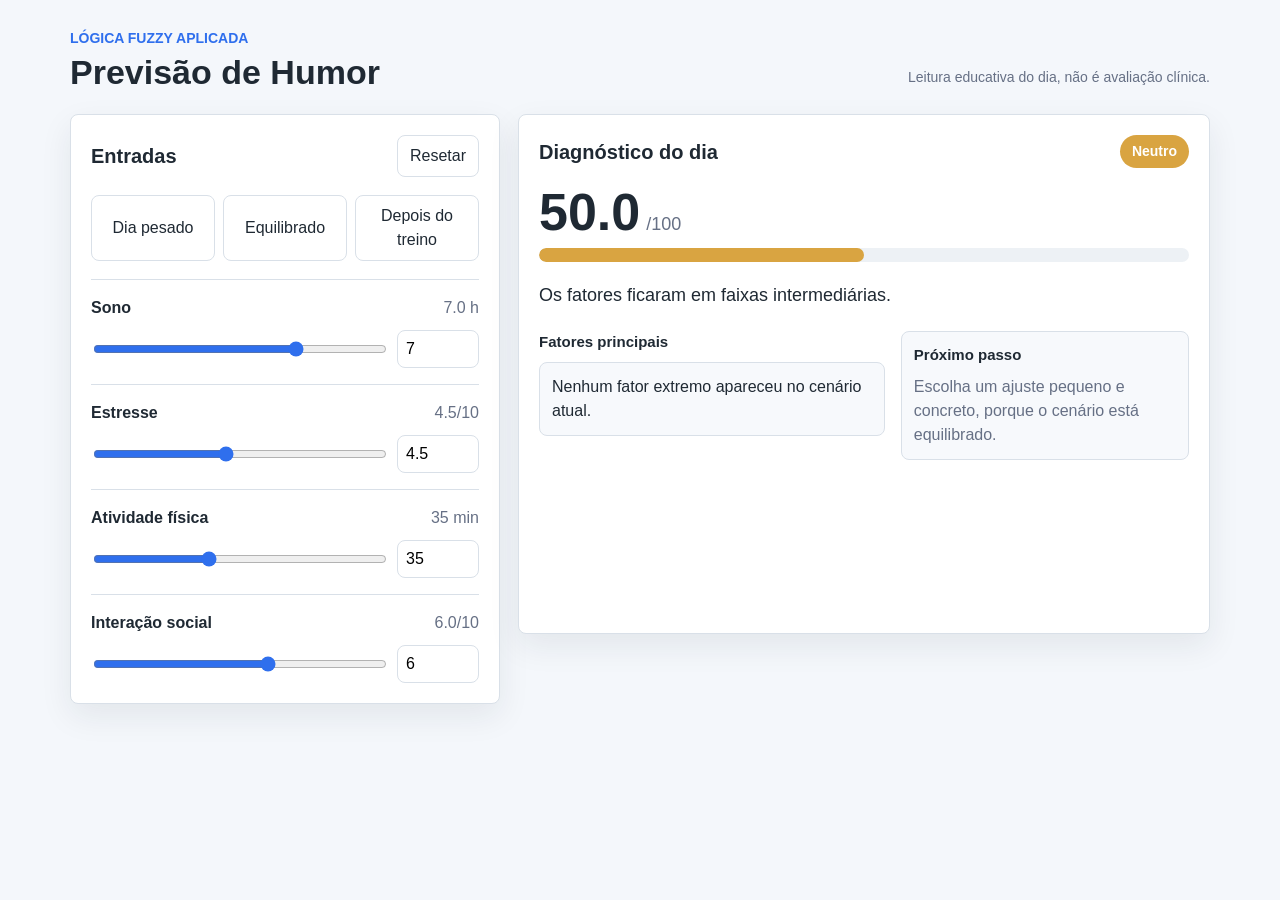
<file: index.html>
<!doctype html>
<html lang="pt-BR">
<head>
  <meta charset="utf-8">
  <meta name="viewport" content="width=device-width, initial-scale=1">
  <title>Previsão de Humor Fuzzy</title>
  <link rel="stylesheet" href="assets/css/app.css">
</head>
<body>
  <main class="app-shell">
    <header class="app-header">
      <div>
        <p class="eyebrow">Lógica fuzzy aplicada</p>
        <h1>Previsão de Humor</h1>
      </div>
      <p class="safety-note">Leitura educativa do dia, não é avaliação clínica.</p>
    </header>

    <section class="workspace" aria-label="Calculadora fuzzy de humor">
      <form class="panel controls-panel" data-humor-form>
        <div class="section-title">
          <h2>Entradas</h2>
          <button type="button" class="ghost-button" data-reset>Resetar</button>
        </div>

        <div class="preset-row" aria-label="Perfis rápidos">
          <button type="button" data-profile="pesado">Dia pesado</button>
          <button type="button" data-profile="equilibrado">Equilibrado</button>
          <button type="button" data-profile="treino">Depois do treino</button>
        </div>

        <div class="field-group">
          <div class="field-label">
            <label for="sono">Sono</label>
            <output for="sono" data-output="sono">7.0 h</output>
          </div>
          <div class="input-pair">
            <input id="sono" name="sono" type="range" min="0" max="10" step="0.1" value="7">
            <input aria-label="Horas de sono" data-number="sono" type="number" min="0" max="10" step="0.1" value="7">
          </div>
        </div>

        <div class="field-group">
          <div class="field-label">
            <label for="estresse">Estresse</label>
            <output for="estresse" data-output="estresse">4.5/10</output>
          </div>
          <div class="input-pair">
            <input id="estresse" name="estresse" type="range" min="0" max="10" step="0.1" value="4.5">
            <input aria-label="Nível de estresse" data-number="estresse" type="number" min="0" max="10" step="0.1" value="4.5">
          </div>
        </div>

        <div class="field-group">
          <div class="field-label">
            <label for="atividade">Atividade física</label>
            <output for="atividade" data-output="atividade">35 min</output>
          </div>
          <div class="input-pair">
            <input id="atividade" name="atividade" type="range" min="0" max="90" step="1" value="35">
            <input aria-label="Minutos de atividade física" data-number="atividade" type="number" min="0" max="90" step="1" value="35">
          </div>
        </div>

        <div class="field-group">
          <div class="field-label">
            <label for="social">Interação social</label>
            <output for="social" data-output="social">6.0/10</output>
          </div>
          <div class="input-pair">
            <input id="social" name="social" type="range" min="0" max="10" step="0.1" value="6">
            <input aria-label="Interação social positiva" data-number="social" type="number" min="0" max="10" step="0.1" value="6">
          </div>
        </div>
      </form>

      <section class="panel result-panel" data-result-panel data-categoria="neutro" aria-live="polite">
        <div class="section-title">
          <h2>Diagnóstico do dia</h2>
          <span class="status-pill" data-category-label>Neutro</span>
        </div>

        <div class="score-area">
          <div class="score-number">
            <span data-score>50.0</span>
            <small>/100</small>
          </div>
          <div class="score-meter" aria-hidden="true">
            <div class="score-fill" data-score-fill></div>
          </div>
        </div>

        <p class="diagnostic-text" data-diagnostic>
          Os fatores ficaram em faixas intermediárias.
        </p>

        <div class="insight-grid">
          <div>
            <h3>Fatores principais</h3>
            <ul class="factor-list" data-factors></ul>
          </div>
          <div class="next-step">
            <h3>Próximo passo</h3>
            <p data-recommendation>Escolha um fator simples para melhorar hoje.</p>
          </div>
        </div>
      </section>
    </section>
  </main>

  <script src="assets/js/app.js"></script>
</body>
</html>
</file>
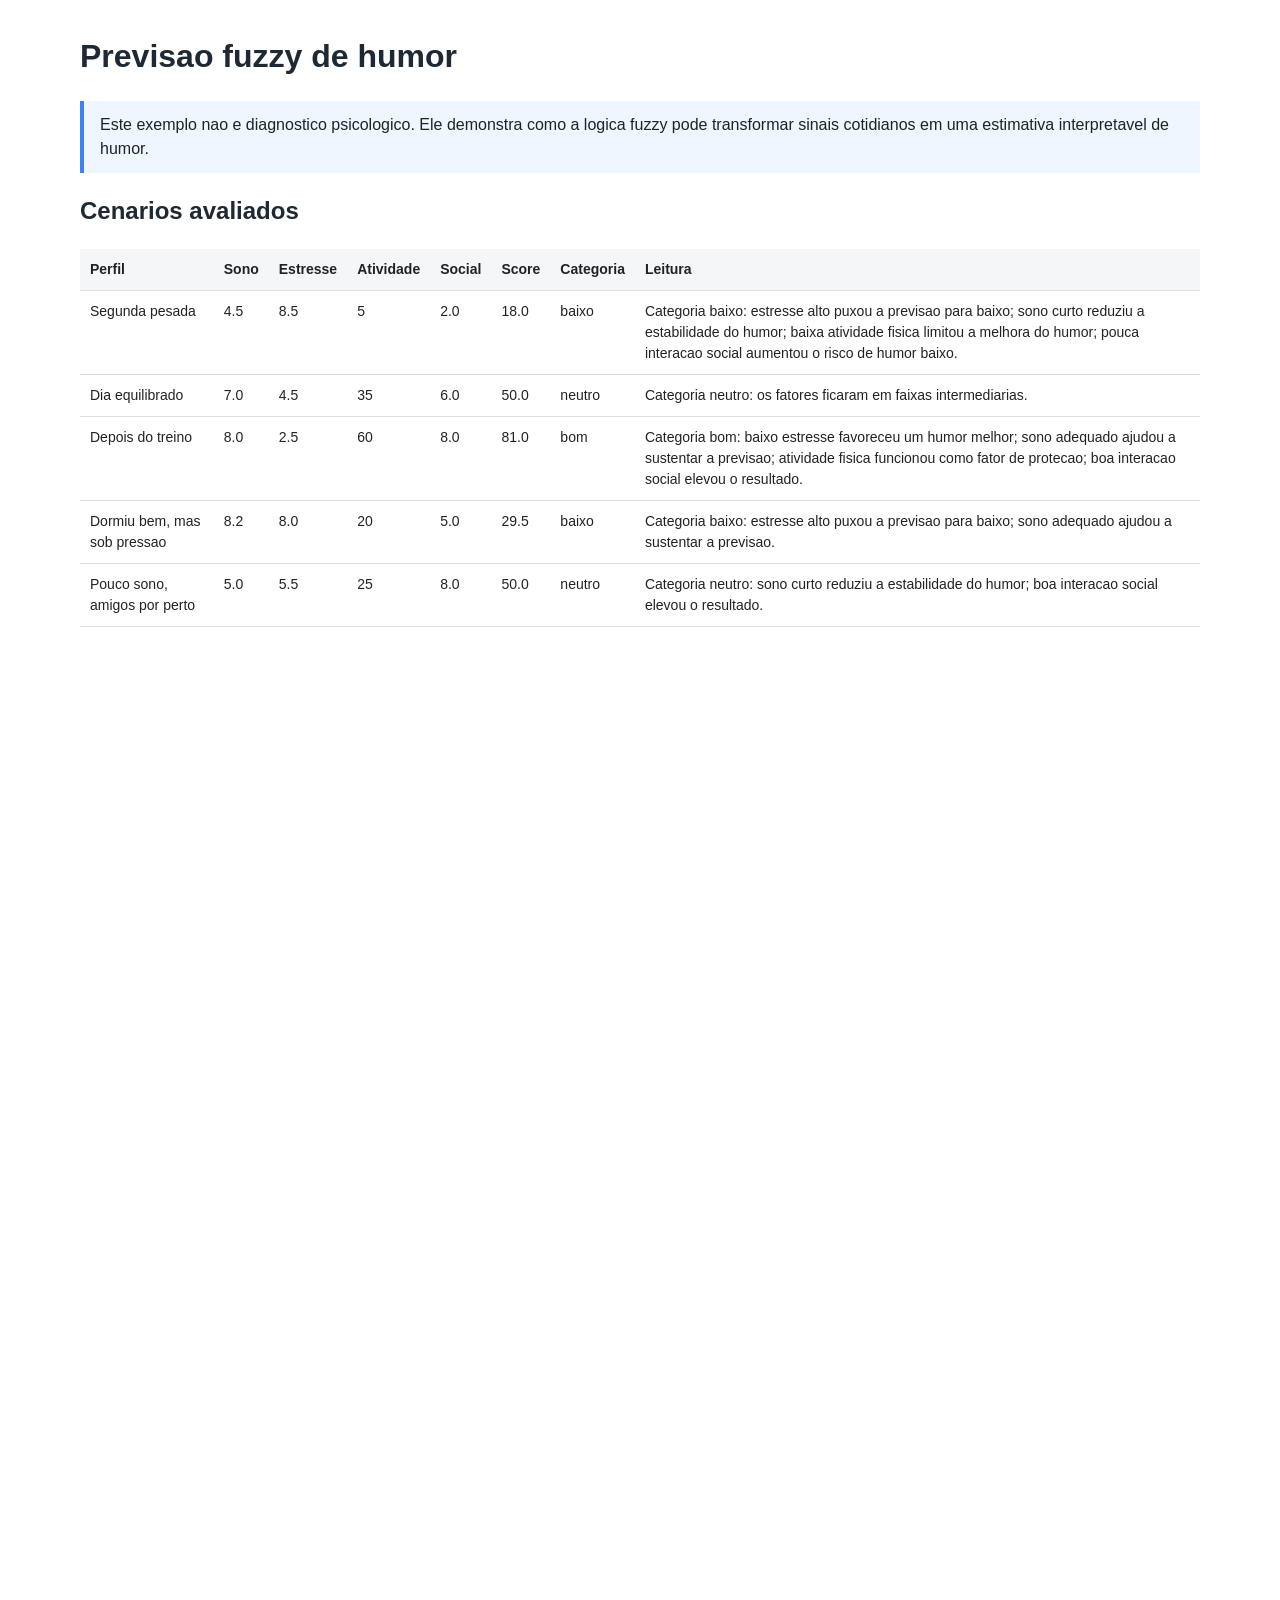
<file: outputs/previsao_humor.html>
<!doctype html>
<html lang="pt-BR">
<head>
  <meta charset="utf-8">
  <title>Previsao fuzzy de humor</title>
  <style>
    body {
      color: #222;
      font-family: Arial, sans-serif;
      line-height: 1.5;
      margin: 32px auto;
      max-width: 1120px;
      padding: 0 20px;
    }
    h1, h2 {
      color: #1f2933;
    }
    table {
      border-collapse: collapse;
      font-size: 14px;
      width: 100%;
    }
    th, td {
      border-bottom: 1px solid #d9dee3;
      padding: 10px;
      text-align: left;
      vertical-align: top;
    }
    th {
      background: #f4f6f8;
    }
    .nota {
      background: #eef6ff;
      border-left: 4px solid #3b82f6;
      padding: 12px 16px;
    }
  </style>
</head>
<body>
  <h1>Previsao fuzzy de humor</h1>
  <p class="nota">
    Este exemplo nao e diagnostico psicologico. Ele demonstra como a logica fuzzy pode
    transformar sinais cotidianos em uma estimativa interpretavel de humor.
  </p>
  <h2>Cenarios avaliados</h2>
  <table>
    <thead>
      <tr>
        <th>Perfil</th>
        <th>Sono</th>
        <th>Estresse</th>
        <th>Atividade</th>
        <th>Social</th>
        <th>Score</th>
        <th>Categoria</th>
        <th>Leitura</th>
      </tr>
    </thead>
    <tbody>
      <tr><td>Segunda pesada</td><td>4.5</td><td>8.5</td><td>5</td><td>2.0</td><td>18.0</td><td>baixo</td><td>Categoria baixo: estresse alto puxou a previsao para baixo; sono curto reduziu a estabilidade do humor; baixa atividade fisica limitou a melhora do humor; pouca interacao social aumentou o risco de humor baixo.</td></tr>
      <tr><td>Dia equilibrado</td><td>7.0</td><td>4.5</td><td>35</td><td>6.0</td><td>50.0</td><td>neutro</td><td>Categoria neutro: os fatores ficaram em faixas intermediarias.</td></tr>
      <tr><td>Depois do treino</td><td>8.0</td><td>2.5</td><td>60</td><td>8.0</td><td>81.0</td><td>bom</td><td>Categoria bom: baixo estresse favoreceu um humor melhor; sono adequado ajudou a sustentar a previsao; atividade fisica funcionou como fator de protecao; boa interacao social elevou o resultado.</td></tr>
      <tr><td>Dormiu bem, mas sob pressao</td><td>8.2</td><td>8.0</td><td>20</td><td>5.0</td><td>29.5</td><td>baixo</td><td>Categoria baixo: estresse alto puxou a previsao para baixo; sono adequado ajudou a sustentar a previsao.</td></tr>
    <tr><td>Pouco sono, amigos por perto</td><td>5.0</td><td>5.5</td><td>25</td><td>8.0</td><td>50.0</td><td>neutro</td><td>Categoria neutro: sono curto reduziu a estabilidade do humor; boa interacao social elevou o resultado.</td></tr>
    </tbody>
  </table>
  <div>                        <script>window.PlotlyConfig = {MathJaxConfig: 'local'};</script>
        <script charset="utf-8" src="https://cdn.plot.ly/plotly-3.5.0.min.js" integrity="sha256-fHbNLP+GlIXN+efbQec78UkemUz3NJp7UmfGxC1tNxs=" crossorigin="anonymous"></script>                <div id="1cda4e46-2f60-43f7-9294-3ce7bc713f96" class="plotly-graph-div" style="height:520px; width:100%;"></div>            <script>                window.PLOTLYENV=window.PLOTLYENV || {};                                if (document.getElementById("1cda4e46-2f60-43f7-9294-3ce7bc713f96")) {                    Plotly.newPlot(                        "1cda4e46-2f60-43f7-9294-3ce7bc713f96",                        [{"hoverinfo":"text","hovertext":["Categoria baixo: estresse alto puxou a previsao para baixo; sono curto reduziu a estabilidade do humor; baixa atividade fisica limitou a melhora do humor; pouca interacao social aumentou o risco de humor baixo.","Categoria neutro: os fatores ficaram em faixas intermediarias.","Categoria bom: baixo estresse favoreceu um humor melhor; sono adequado ajudou a sustentar a previsao; atividade fisica funcionou como fator de protecao; boa interacao social elevou o resultado.","Categoria baixo: estresse alto puxou a previsao para baixo; sono adequado ajudou a sustentar a previsao.","Categoria neutro: sono curto reduziu a estabilidade do humor; boa interacao social elevou o resultado."],"marker":{"color":["#d95f59","#d9a441","#2f9c67","#d95f59","#d9a441"]},"text":["18.0","50.0","81.0","29.5","50.0"],"textposition":"outside","x":["Segunda pesada","Dia equilibrado","Depois do treino","Dormiu bem, mas sob pressao","Pouco sono, amigos por perto"],"y":[17.976190476190474,50.0,81.0,29.517750430466922,50.0],"type":"bar"}],                        {"height":520,"shapes":[{"fillcolor":"#f7d4d2","line":{"width":0},"opacity":0.35,"type":"rect","x0":0,"x1":1,"xref":"x domain","y0":0,"y1":40,"yref":"y"},{"fillcolor":"#f7e7c1","line":{"width":0},"opacity":0.35,"type":"rect","x0":0,"x1":1,"xref":"x domain","y0":40,"y1":65,"yref":"y"},{"fillcolor":"#d8f0e0","line":{"width":0},"opacity":0.35,"type":"rect","x0":0,"x1":1,"xref":"x domain","y0":65,"y1":100,"yref":"y"}],"template":{"data":{"barpolar":[{"marker":{"line":{"color":"white","width":0.5},"pattern":{"fillmode":"overlay","size":10,"solidity":0.2}},"type":"barpolar"}],"bar":[{"error_x":{"color":"#2a3f5f"},"error_y":{"color":"#2a3f5f"},"marker":{"line":{"color":"white","width":0.5},"pattern":{"fillmode":"overlay","size":10,"solidity":0.2}},"type":"bar"}],"carpet":[{"aaxis":{"endlinecolor":"#2a3f5f","gridcolor":"#C8D4E3","linecolor":"#C8D4E3","minorgridcolor":"#C8D4E3","startlinecolor":"#2a3f5f"},"baxis":{"endlinecolor":"#2a3f5f","gridcolor":"#C8D4E3","linecolor":"#C8D4E3","minorgridcolor":"#C8D4E3","startlinecolor":"#2a3f5f"},"type":"carpet"}],"choropleth":[{"colorbar":{"outlinewidth":0,"ticks":""},"type":"choropleth"}],"contourcarpet":[{"colorbar":{"outlinewidth":0,"ticks":""},"type":"contourcarpet"}],"contour":[{"colorbar":{"outlinewidth":0,"ticks":""},"colorscale":[[0.0,"#0d0887"],[0.1111111111111111,"#46039f"],[0.2222222222222222,"#7201a8"],[0.3333333333333333,"#9c179e"],[0.4444444444444444,"#bd3786"],[0.5555555555555556,"#d8576b"],[0.6666666666666666,"#ed7953"],[0.7777777777777778,"#fb9f3a"],[0.8888888888888888,"#fdca26"],[1.0,"#f0f921"]],"type":"contour"}],"heatmap":[{"colorbar":{"outlinewidth":0,"ticks":""},"colorscale":[[0.0,"#0d0887"],[0.1111111111111111,"#46039f"],[0.2222222222222222,"#7201a8"],[0.3333333333333333,"#9c179e"],[0.4444444444444444,"#bd3786"],[0.5555555555555556,"#d8576b"],[0.6666666666666666,"#ed7953"],[0.7777777777777778,"#fb9f3a"],[0.8888888888888888,"#fdca26"],[1.0,"#f0f921"]],"type":"heatmap"}],"histogram2dcontour":[{"colorbar":{"outlinewidth":0,"ticks":""},"colorscale":[[0.0,"#0d0887"],[0.1111111111111111,"#46039f"],[0.2222222222222222,"#7201a8"],[0.3333333333333333,"#9c179e"],[0.4444444444444444,"#bd3786"],[0.5555555555555556,"#d8576b"],[0.6666666666666666,"#ed7953"],[0.7777777777777778,"#fb9f3a"],[0.8888888888888888,"#fdca26"],[1.0,"#f0f921"]],"type":"histogram2dcontour"}],"histogram2d":[{"colorbar":{"outlinewidth":0,"ticks":""},"colorscale":[[0.0,"#0d0887"],[0.1111111111111111,"#46039f"],[0.2222222222222222,"#7201a8"],[0.3333333333333333,"#9c179e"],[0.4444444444444444,"#bd3786"],[0.5555555555555556,"#d8576b"],[0.6666666666666666,"#ed7953"],[0.7777777777777778,"#fb9f3a"],[0.8888888888888888,"#fdca26"],[1.0,"#f0f921"]],"type":"histogram2d"}],"histogram":[{"marker":{"pattern":{"fillmode":"overlay","size":10,"solidity":0.2}},"type":"histogram"}],"mesh3d":[{"colorbar":{"outlinewidth":0,"ticks":""},"type":"mesh3d"}],"parcoords":[{"line":{"colorbar":{"outlinewidth":0,"ticks":""}},"type":"parcoords"}],"pie":[{"automargin":true,"type":"pie"}],"scatter3d":[{"line":{"colorbar":{"outlinewidth":0,"ticks":""}},"marker":{"colorbar":{"outlinewidth":0,"ticks":""}},"type":"scatter3d"}],"scattercarpet":[{"marker":{"colorbar":{"outlinewidth":0,"ticks":""}},"type":"scattercarpet"}],"scattergeo":[{"marker":{"colorbar":{"outlinewidth":0,"ticks":""}},"type":"scattergeo"}],"scattergl":[{"marker":{"colorbar":{"outlinewidth":0,"ticks":""}},"type":"scattergl"}],"scattermapbox":[{"marker":{"colorbar":{"outlinewidth":0,"ticks":""}},"type":"scattermapbox"}],"scattermap":[{"marker":{"colorbar":{"outlinewidth":0,"ticks":""}},"type":"scattermap"}],"scatterpolargl":[{"marker":{"colorbar":{"outlinewidth":0,"ticks":""}},"type":"scatterpolargl"}],"scatterpolar":[{"marker":{"colorbar":{"outlinewidth":0,"ticks":""}},"type":"scatterpolar"}],"scatter":[{"fillpattern":{"fillmode":"overlay","size":10,"solidity":0.2},"type":"scatter"}],"scatterternary":[{"marker":{"colorbar":{"outlinewidth":0,"ticks":""}},"type":"scatterternary"}],"surface":[{"colorbar":{"outlinewidth":0,"ticks":""},"colorscale":[[0.0,"#0d0887"],[0.1111111111111111,"#46039f"],[0.2222222222222222,"#7201a8"],[0.3333333333333333,"#9c179e"],[0.4444444444444444,"#bd3786"],[0.5555555555555556,"#d8576b"],[0.6666666666666666,"#ed7953"],[0.7777777777777778,"#fb9f3a"],[0.8888888888888888,"#fdca26"],[1.0,"#f0f921"]],"type":"surface"}],"table":[{"cells":{"fill":{"color":"#EBF0F8"},"line":{"color":"white"}},"header":{"fill":{"color":"#C8D4E3"},"line":{"color":"white"}},"type":"table"}]},"layout":{"annotationdefaults":{"arrowcolor":"#2a3f5f","arrowhead":0,"arrowwidth":1},"autotypenumbers":"strict","coloraxis":{"colorbar":{"outlinewidth":0,"ticks":""}},"colorscale":{"diverging":[[0,"#8e0152"],[0.1,"#c51b7d"],[0.2,"#de77ae"],[0.3,"#f1b6da"],[0.4,"#fde0ef"],[0.5,"#f7f7f7"],[0.6,"#e6f5d0"],[0.7,"#b8e186"],[0.8,"#7fbc41"],[0.9,"#4d9221"],[1,"#276419"]],"sequential":[[0.0,"#0d0887"],[0.1111111111111111,"#46039f"],[0.2222222222222222,"#7201a8"],[0.3333333333333333,"#9c179e"],[0.4444444444444444,"#bd3786"],[0.5555555555555556,"#d8576b"],[0.6666666666666666,"#ed7953"],[0.7777777777777778,"#fb9f3a"],[0.8888888888888888,"#fdca26"],[1.0,"#f0f921"]],"sequentialminus":[[0.0,"#0d0887"],[0.1111111111111111,"#46039f"],[0.2222222222222222,"#7201a8"],[0.3333333333333333,"#9c179e"],[0.4444444444444444,"#bd3786"],[0.5555555555555556,"#d8576b"],[0.6666666666666666,"#ed7953"],[0.7777777777777778,"#fb9f3a"],[0.8888888888888888,"#fdca26"],[1.0,"#f0f921"]]},"colorway":["#636efa","#EF553B","#00cc96","#ab63fa","#FFA15A","#19d3f3","#FF6692","#B6E880","#FF97FF","#FECB52"],"font":{"color":"#2a3f5f"},"geo":{"bgcolor":"white","lakecolor":"white","landcolor":"white","showlakes":true,"showland":true,"subunitcolor":"#C8D4E3"},"hoverlabel":{"align":"left"},"hovermode":"closest","mapbox":{"style":"light"},"paper_bgcolor":"white","plot_bgcolor":"white","polar":{"angularaxis":{"gridcolor":"#EBF0F8","linecolor":"#EBF0F8","ticks":""},"bgcolor":"white","radialaxis":{"gridcolor":"#EBF0F8","linecolor":"#EBF0F8","ticks":""}},"scene":{"xaxis":{"backgroundcolor":"white","gridcolor":"#DFE8F3","gridwidth":2,"linecolor":"#EBF0F8","showbackground":true,"ticks":"","zerolinecolor":"#EBF0F8"},"yaxis":{"backgroundcolor":"white","gridcolor":"#DFE8F3","gridwidth":2,"linecolor":"#EBF0F8","showbackground":true,"ticks":"","zerolinecolor":"#EBF0F8"},"zaxis":{"backgroundcolor":"white","gridcolor":"#DFE8F3","gridwidth":2,"linecolor":"#EBF0F8","showbackground":true,"ticks":"","zerolinecolor":"#EBF0F8"}},"shapedefaults":{"line":{"color":"#2a3f5f"}},"ternary":{"aaxis":{"gridcolor":"#DFE8F3","linecolor":"#A2B1C6","ticks":""},"baxis":{"gridcolor":"#DFE8F3","linecolor":"#A2B1C6","ticks":""},"bgcolor":"white","caxis":{"gridcolor":"#DFE8F3","linecolor":"#A2B1C6","ticks":""}},"title":{"x":0.05},"xaxis":{"automargin":true,"gridcolor":"#EBF0F8","linecolor":"#EBF0F8","ticks":"","title":{"standoff":15},"zerolinecolor":"#EBF0F8","zerolinewidth":2},"yaxis":{"automargin":true,"gridcolor":"#EBF0F8","linecolor":"#EBF0F8","ticks":"","title":{"standoff":15},"zerolinecolor":"#EBF0F8","zerolinewidth":2}}},"title":{"text":"Pontuacao prevista por perfil"},"xaxis":{"title":{"text":"Perfil analisado"}},"yaxis":{"range":[0,105],"title":{"text":"Humor previsto (0 a 100)"}}},                        {"responsive": true}                    )                };            </script>        </div>
  <div>                            <div id="852a2a05-3399-4b28-b68d-2f07eceee251" class="plotly-graph-div" style="height:1050px; width:100%;"></div>            <script>                window.PLOTLYENV=window.PLOTLYENV || {};                                if (document.getElementById("852a2a05-3399-4b28-b68d-2f07eceee251")) {                    Plotly.newPlot(                        "852a2a05-3399-4b28-b68d-2f07eceee251",                        [{"mode":"lines","name":"sono_horas: ruim","x":{"dtype":"f8","bdata":"AAAAAAAAAACamZmZmZm5P5qZmZmZmck\u002fNDMzMzMz0z+amZmZmZnZPwAAAAAAAOA\u002fNDMzMzMz4z9nZmZmZmbmP5qZmZmZmek\u002fzczMzMzM7D8AAAAAAADwP5qZmZmZmfE\u002fNDMzMzMz8z\u002fNzMzMzMz0P2dmZmZmZvY\u002fAAAAAAAA+D+amZmZmZn5PzQzMzMzM\u002fs\u002fzczMzMzM\[base64]"},"xaxis":"x","y":{"dtype":"f8","bdata":"AAAAAAAA8D8AAAAAAADwPwAAAAAAAPA\u002fAAAAAAAA8D8AAAAAAADwPwAAAAAAAPA\u002fAAAAAAAA8D8AAAAAAADwPwAAAAAAAPA\u002fAAAAAAAA8D8AAAAAAADwPwAAAAAAAPA\u002fAAAAAAAA8D8AAAAAAADwPwAAAAAAAPA\u002fAAAAAAAA8D8AAAAAAADwPwAAAAAAAPA\u002fAAAAAAAA8D8AAAAAAADwPwAAAAAAAPA\u002fAAAAAAAA8D8AAAAAAADwPwAAAAAAAPA\u002fAAAAAAAA8D8AAAAAAADwPwAAAAAAAPA\u002fAAAAAAAA8D8AAAAAAADwPwAAAAAAAPA\u002fAAAAAAAA8D8AAAAAAADwPwAAAAAAAPA\u002fAAAAAAAA8D8AAAAAAADwPwAAAAAAAPA\u002fAAAAAAAA8D8AAAAAAADwPwAAAAAAAPA\u002fAAAAAAAA8D8AAAAAAADwP9vd3d3d3e0\u002fu7u7u7u76z+bmZmZmZnpP3V3d3d3d+c\u002fVVVVVVVV5T8wMzMzMzPjPxAREREREeE\u002f1d3d3d3d3T+VmZmZmZnZP1VVVVVVVdU\u002fCxERERER0T+VmZmZmZnJPwAREREREcE\[base64]"},"yaxis":"y","type":"scatter"},{"mode":"lines","name":"sono_horas: regular","x":{"dtype":"f8","bdata":"AAAAAAAAAACamZmZmZm5P5qZmZmZmck\u002fNDMzMzMz0z+amZmZmZnZPwAAAAAAAOA\u002fNDMzMzMz4z9nZmZmZmbmP5qZmZmZmek\u002fzczMzMzM7D8AAAAAAADwP5qZmZmZmfE\u002fNDMzMzMz8z\u002fNzMzMzMz0P2dmZmZmZvY\u002fAAAAAAAA+D+amZmZmZn5PzQzMzMzM\u002fs\u002fzczMzMzM\[base64]"},"xaxis":"x","y":{"dtype":"f8","bdata":"[base64]\u002fQDMzMzMzwz+gmZmZmZnJPwAAAAAAANA\u002fODMzMzMz0z9oZmZmZmbWP6CZmZmZmdk\u002f0MzMzMzM3D8AAAAAAADgP5yZmZmZmeE\u002fNDMzMzMz4z\u002fQzMzMzMzkP2hmZmZmZuY\u002fAAAAAAAA6D+cmZmZmZnpPzQzMzMzM+s\u002f0MzMzMzM7D9oZmZmZmbuPwAAAAAAAPA\u002f293d3d3d7T+7u7u7u7vrP5WZmZmZmek\u002fdXd3d3d35z9VVVVVVVXlPzAzMzMzM+M\u002fEBERERER4T\u002fV3d3d3d3dP5WZmZmZmdk\u002fVVVVVVVV1T8LERERERHRP5WZmZmZmck\[base64]"},"yaxis":"y","type":"scatter"},{"mode":"lines","name":"sono_horas: bom","x":{"dtype":"f8","bdata":"AAAAAAAAAACamZmZmZm5P5qZmZmZmck\u002fNDMzMzMz0z+amZmZmZnZPwAAAAAAAOA\u002fNDMzMzMz4z9nZmZmZmbmP5qZmZmZmek\u002fzczMzMzM7D8AAAAAAADwP5qZmZmZmfE\u002fNDMzMzMz8z\u002fNzMzMzMz0P2dmZmZmZvY\u002fAAAAAAAA+D+amZmZmZn5PzQzMzMzM\u002fs\u002fzczMzMzM\[base64]"},"xaxis":"x","y":{"dtype":"f8","bdata":"[base64]\u002foJmZmZmZyT9AMzMzMzPTP6CZmZmZmdk\u002fAAAAAAAA4D84MzMzMzPjP2hmZmZmZuY\u002foJmZmZmZ6T\u002fQzMzMzMzsPwAAAAAAAPA\u002fAAAAAAAA8D8AAAAAAADwPwAAAAAAAPA\u002fAAAAAAAA8D8AAAAAAADwPwAAAAAAAPA\u002fAAAAAAAA8D8AAAAAAADwPwAAAAAAAPA\u002fAAAAAAAA8D8AAAAAAADwPwAAAAAAAPA\u002fAAAAAAAA8D8AAAAAAADwPwAAAAAAAPA\u002fAAAAAAAA8D8AAAAAAADwPwAAAAAAAPA\u002fAAAAAAAA8D8AAAAAAADwPw=="},"yaxis":"y","type":"scatter"},{"mode":"lines","name":"estresse: baixo","x":{"dtype":"f8","bdata":"AAAAAAAAAACamZmZmZm5P5qZmZmZmck\u002fNDMzMzMz0z+amZmZmZnZPwAAAAAAAOA\u002fNDMzMzMz4z9nZmZmZmbmP5qZmZmZmek\u002fzczMzMzM7D8AAAAAAADwP5qZmZmZmfE\u002fNDMzMzMz8z\u002fNzMzMzMz0P2dmZmZmZvY\u002fAAAAAAAA+D+amZmZmZn5PzQzMzMzM\u002fs\u002fzczMzMzM\[base64]"},"xaxis":"x2","y":{"dtype":"f8","bdata":"AAAAAAAA8D8AAAAAAADwPwAAAAAAAPA\u002fAAAAAAAA8D8AAAAAAADwPwAAAAAAAPA\u002fAAAAAAAA8D8AAAAAAADwPwAAAAAAAPA\u002fAAAAAAAA8D8AAAAAAADwPwAAAAAAAPA\u002fAAAAAAAA8D8AAAAAAADwPwAAAAAAAPA\u002fAAAAAAAA8D8AAAAAAADwPwAAAAAAAPA\u002fAAAAAAAA8D8AAAAAAADwPwAAAAAAAPA\u002fZmZmZmZm7j\u002fMzMzMzMzsPzIzMzMzM+s\u002fmJmZmZmZ6T8AAAAAAADoP2ZmZmZmZuY\u002fzMzMzMzM5D8yMzMzMzPjP5iZmZmZmeE\u002fAAAAAAAA4D\u002fMzMzMzMzcP5iZmZmZmdk\u002fZGZmZmZm1j8wMzMzMzPTPwAAAAAAANA\u002fmJmZmZmZyT8wMzMzMzPDP5CZmZmZmbk\[base64]"},"yaxis":"y2","type":"scatter"},{"mode":"lines","name":"estresse: moderado","x":{"dtype":"f8","bdata":"AAAAAAAAAACamZmZmZm5P5qZmZmZmck\u002fNDMzMzMz0z+amZmZmZnZPwAAAAAAAOA\u002fNDMzMzMz4z9nZmZmZmbmP5qZmZmZmek\u002fzczMzMzM7D8AAAAAAADwP5qZmZmZmfE\u002fNDMzMzMz8z\u002fNzMzMzMz0P2dmZmZmZvY\u002fAAAAAAAA+D+amZmZmZn5PzQzMzMzM\u002fs\u002fzczMzMzM\[base64]"},"xaxis":"x2","y":{"dtype":"f8","bdata":"[base64]\u002fODMzMzMzwz+gmZmZmZnJPwAAAAAAANA\u002fNDMzMzMz0z9oZmZmZmbWP5yZmZmZmdk\u002f0MzMzMzM3D8AAAAAAADgP5yZmZmZmeE\u002fNDMzMzMz4z\u002fMzMzMzMzkP2hmZmZmZuY\u002fAAAAAAAA6D+cmZmZmZnpPzQzMzMzM+s\u002f0MzMzMzM7D9oZmZmZmbuPwAAAAAAAPA\u002fZGZmZmZm7j\u002fMzMzMzMzsPzAzMzMzM+s\u002fmJmZmZmZ6T8AAAAAAADoP2RmZmZmZuY\u002fzMzMzMzM5D8wMzMzMzPjP5iZmZmZmeE\u002fAAAAAAAA4D\u002fIzMzMzMzcP5iZmZmZmdk\u002fYGZmZmZm1j8wMzMzMzPTPwAAAAAAANA\u002fkJmZmZmZyT8wMzMzMzPDP4CZmZmZmbk\[base64]"},"yaxis":"y2","type":"scatter"},{"mode":"lines","name":"estresse: alto","x":{"dtype":"f8","bdata":"AAAAAAAAAACamZmZmZm5P5qZmZmZmck\u002fNDMzMzMz0z+amZmZmZnZPwAAAAAAAOA\u002fNDMzMzMz4z9nZmZmZmbmP5qZmZmZmek\u002fzczMzMzM7D8AAAAAAADwP5qZmZmZmfE\u002fNDMzMzMz8z\u002fNzMzMzMz0P2dmZmZmZvY\u002fAAAAAAAA+D+amZmZmZn5PzQzMzMzM\u002fs\u002fzczMzMzM\[base64]"},"xaxis":"x2","y":{"dtype":"f8","bdata":"[base64]\u002fQDMzMzMzwz+gmZmZmZnJPwAAAAAAANA\u002fODMzMzMz0z9oZmZmZmbWP6CZmZmZmdk\u002f0MzMzMzM3D8AAAAAAADgP5yZmZmZmeE\u002fNDMzMzMz4z\u002fQzMzMzMzkP2hmZmZmZuY\u002fAAAAAAAA6D+cmZmZmZnpPzQzMzMzM+s\u002f0MzMzMzM7D9oZmZmZmbuPwAAAAAAAPA\u002fAAAAAAAA8D8AAAAAAADwPwAAAAAAAPA\u002fAAAAAAAA8D8AAAAAAADwPwAAAAAAAPA\u002fAAAAAAAA8D8AAAAAAADwPwAAAAAAAPA\u002fAAAAAAAA8D8AAAAAAADwPwAAAAAAAPA\u002fAAAAAAAA8D8AAAAAAADwPwAAAAAAAPA\u002fAAAAAAAA8D8AAAAAAADwPwAAAAAAAPA\u002fAAAAAAAA8D8AAAAAAADwPw=="},"yaxis":"y2","type":"scatter"},{"mode":"lines","name":"atividade_min: baixa","x":{"dtype":"f8","bdata":"[base64]\[base64]"},"xaxis":"x3","y":{"dtype":"f8","bdata":"AAAAAAAA8D8AAAAAAADwPwAAAAAAAPA\u002fAAAAAAAA8D8AAAAAAADwPwAAAAAAAPA\u002fAAAAAAAA8D8AAAAAAADwPwAAAAAAAPA\u002fAAAAAAAA8D8AAAAAAADwP97d3d3d3e0\u002fvLu7u7u76z+amZmZmZnpP3d3d3d3d+c\u002fVVVVVVVV5T8zMzMzMzPjPxEREREREeE\u002f3t3d3d3d3T+amZmZmZnZP1VVVVVVVdU\u002fERERERER0T+amZmZmZnJPxEREREREcE\[base64]"},"yaxis":"y3","type":"scatter"},{"mode":"lines","name":"atividade_min: moderada","x":{"dtype":"f8","bdata":"[base64]\[base64]"},"xaxis":"x3","y":{"dtype":"f8","bdata":"AAAAAAAAAAAAAAAAAAAAAAAAAAAAAAAAAAAAAAAAAAAAAAAAAAAAAAAAAAAAAAAAAAAAAAAAAAAAAAAAAAAAAAAAAAAAAAAAAAAAAAAAAAAAAAAAAAAAAAAAAAAAAAAAAAAAAAAAAAAAAAAAAAAAAAAAAAAAAAAAAAAAAAAAAACamZmZmZmpP5qZmZmZmbk\u002fMzMzMzMzwz+amZmZmZnJPwAAAAAAANA\u002fMzMzMzMz0z9mZmZmZmbWP5qZmZmZmdk\u002fzczMzMzM3D8AAAAAAADgP5qZmZmZmeE\u002fMzMzMzMz4z\u002fNzMzMzMzkP2ZmZmZmZuY\u002fAAAAAAAA6D+amZmZmZnpPzMzMzMzM+s\u002fzczMzMzM7D9mZmZmZmbuPwAAAAAAAPA\u002fZmZmZmZm7j\u002fNzMzMzMzsPzMzMzMzM+s\u002fmpmZmZmZ6T8AAAAAAADoP2ZmZmZmZuY\u002fzczMzMzM5D8zMzMzMzPjP5qZmZmZmeE\u002fAAAAAAAA4D\u002fNzMzMzMzcP5qZmZmZmdk\u002fZmZmZmZm1j8zMzMzMzPTPwAAAAAAANA\u002fmpmZmZmZyT8zMzMzMzPDP5qZmZmZmbk\[base64]"},"yaxis":"y3","type":"scatter"},{"mode":"lines","name":"atividade_min: alta","x":{"dtype":"f8","bdata":"[base64]\[base64]"},"xaxis":"x3","y":{"dtype":"f8","bdata":"[base64]\u002fMzMzMzMzwz+amZmZmZnJPwAAAAAAANA\u002fMzMzMzMz0z9mZmZmZmbWP5qZmZmZmdk\u002fzczMzMzM3D8AAAAAAADgP5qZmZmZmeE\u002fMzMzMzMz4z\u002fNzMzMzMzkP2ZmZmZmZuY\u002fAAAAAAAA6D+amZmZmZnpPzMzMzMzM+s\u002fzczMzMzM7D9mZmZmZmbuPwAAAAAAAPA\u002fAAAAAAAA8D8AAAAAAADwPwAAAAAAAPA\u002fAAAAAAAA8D8AAAAAAADwPwAAAAAAAPA\u002fAAAAAAAA8D8AAAAAAADwPwAAAAAAAPA\u002fAAAAAAAA8D8AAAAAAADwPwAAAAAAAPA\u002fAAAAAAAA8D8AAAAAAADwPwAAAAAAAPA\u002fAAAAAAAA8D8AAAAAAADwPwAAAAAAAPA\u002fAAAAAAAA8D8AAAAAAADwPwAAAAAAAPA\u002fAAAAAAAA8D8AAAAAAADwPwAAAAAAAPA\u002fAAAAAAAA8D8="},"yaxis":"y3","type":"scatter"},{"mode":"lines","name":"interacao_social: baixa","x":{"dtype":"f8","bdata":"AAAAAAAAAACamZmZmZm5P5qZmZmZmck\u002fNDMzMzMz0z+amZmZmZnZPwAAAAAAAOA\u002fNDMzMzMz4z9nZmZmZmbmP5qZmZmZmek\u002fzczMzMzM7D8AAAAAAADwP5qZmZmZmfE\u002fNDMzMzMz8z\u002fNzMzMzMz0P2dmZmZmZvY\u002fAAAAAAAA+D+amZmZmZn5PzQzMzMzM\u002fs\u002fzczMzMzM\[base64]"},"xaxis":"x4","y":{"dtype":"f8","bdata":"AAAAAAAA8D8AAAAAAADwPwAAAAAAAPA\u002fAAAAAAAA8D8AAAAAAADwPwAAAAAAAPA\u002fAAAAAAAA8D8AAAAAAADwPwAAAAAAAPA\u002fAAAAAAAA8D8AAAAAAADwPwAAAAAAAPA\u002fAAAAAAAA8D8AAAAAAADwPwAAAAAAAPA\u002fAAAAAAAA8D8AAAAAAADwPwAAAAAAAPA\u002fAAAAAAAA8D8AAAAAAADwPwAAAAAAAPA\u002fZmZmZmZm7j\u002fMzMzMzMzsPzIzMzMzM+s\u002fmJmZmZmZ6T8AAAAAAADoP2ZmZmZmZuY\u002fzMzMzMzM5D8yMzMzMzPjP5iZmZmZmeE\u002fAAAAAAAA4D\u002fMzMzMzMzcP5iZmZmZmdk\u002fZGZmZmZm1j8wMzMzMzPTPwAAAAAAANA\u002fmJmZmZmZyT8wMzMzMzPDP5CZmZmZmbk\[base64]"},"yaxis":"y4","type":"scatter"},{"mode":"lines","name":"interacao_social: media","x":{"dtype":"f8","bdata":"AAAAAAAAAACamZmZmZm5P5qZmZmZmck\u002fNDMzMzMz0z+amZmZmZnZPwAAAAAAAOA\u002fNDMzMzMz4z9nZmZmZmbmP5qZmZmZmek\u002fzczMzMzM7D8AAAAAAADwP5qZmZmZmfE\u002fNDMzMzMz8z\u002fNzMzMzMz0P2dmZmZmZvY\u002fAAAAAAAA+D+amZmZmZn5PzQzMzMzM\u002fs\u002fzczMzMzM\[base64]"},"xaxis":"x4","y":{"dtype":"f8","bdata":"[base64]\u002fwB6F61G4vj+AFK5H4XrEP5qZmZmZmck\u002fuh6F61G4zj\u002ftUbgehevRP30UrkfhetQ\u002fDdejcD0K1z+amZmZmZnZPy1cj8L1KNw\u002fuh6F61G43j+jcD0K16PgP+1RuB6F6+E\u002fMzMzMzMz4z99FK5H4XrkP8P1KFyPwuU\u002fDdejcD0K5z9TuB6F61HoP5qZmZmZmek\u002f43oUrkfh6j8qXI\u002fC9SjsP3M9CtejcO0\u002fuh6F61G47j8AAAAAAADwP7YehetRuO4\u002fcD0K16Nw7T8mXI\u002fC9SjsP+B6FK5H4eo\u002fmpmZmZmZ6T9QuB6F61HoPwrXo3A9Cuc\u002fwPUoXI\u002fC5T96FK5H4XrkPzMzMzMzM+M\u002f6lG4HoXr4T+jcD0K16PgP7MehetRuN4\u002fJlyPwvUo3D+amZmZmZnZPwbXo3A9Ctc\u002fehSuR+F61D\u002fmUbgehevRP7MehetRuM4\u002fmpmZmZmZyT9zFK5H4XrEP7MehetRuL4\[base64]"},"yaxis":"y4","type":"scatter"},{"mode":"lines","name":"interacao_social: alta","x":{"dtype":"f8","bdata":"AAAAAAAAAACamZmZmZm5P5qZmZmZmck\u002fNDMzMzMz0z+amZmZmZnZPwAAAAAAAOA\u002fNDMzMzMz4z9nZmZmZmbmP5qZmZmZmek\u002fzczMzMzM7D8AAAAAAADwP5qZmZmZmfE\u002fNDMzMzMz8z\u002fNzMzMzMz0P2dmZmZmZvY\u002fAAAAAAAA+D+amZmZmZn5PzQzMzMzM\u002fs\u002fzczMzMzM\[base64]"},"xaxis":"x4","y":{"dtype":"f8","bdata":"[base64]\u002fFRERERERwT+rmZmZmZnJPxUREREREdE\u002fVVVVVVVV1T+gmZmZmZnZP+Dd3d3d3d0\u002fFRERERER4T81MzMzMzPjP1VVVVVVVeU\u002fdXd3d3d35z+gmZmZmZnpP8C7u7u7u+s\u002f4N3d3d3d7T8AAAAAAADwPwAAAAAAAPA\u002fAAAAAAAA8D8AAAAAAADwPwAAAAAAAPA\u002fAAAAAAAA8D8AAAAAAADwPwAAAAAAAPA\u002fAAAAAAAA8D8AAAAAAADwPwAAAAAAAPA\u002fAAAAAAAA8D8AAAAAAADwPwAAAAAAAPA\u002fAAAAAAAA8D8AAAAAAADwPw=="},"yaxis":"y4","type":"scatter"},{"mode":"lines","name":"humor: baixo","x":{"dtype":"f8","bdata":"[base64]\[base64]"},"xaxis":"x5","y":{"dtype":"f8","bdata":"AAAAAAAA8D8AAAAAAADwPwAAAAAAAPA\u002fAAAAAAAA8D8AAAAAAADwPwAAAAAAAPA\u002fAAAAAAAA8D8AAAAAAADwPwAAAAAAAPA\u002fAAAAAAAA8D8AAAAAAADwPwAAAAAAAPA\u002fAAAAAAAA8D8AAAAAAADwPwAAAAAAAPA\u002fAAAAAAAA8D8AAAAAAADwPwAAAAAAAPA\u002fAAAAAAAA8D8AAAAAAADwPwAAAAAAAPA\u002fAAAAAAAA8D8AAAAAAADwPwAAAAAAAPA\u002fAAAAAAAA8D8AAAAAAADwP2ZmZmZmZu4\u002fzczMzMzM7D8zMzMzMzPrP5qZmZmZmek\u002fAAAAAAAA6D9mZmZmZmbmP83MzMzMzOQ\u002fMzMzMzMz4z+amZmZmZnhPwAAAAAAAOA\u002fzczMzMzM3D+amZmZmZnZP2ZmZmZmZtY\u002fMzMzMzMz0z8AAAAAAADQP5qZmZmZmck\u002fMzMzMzMzwz+amZmZmZm5P5qZmZmZmak\[base64]"},"yaxis":"y5","type":"scatter"},{"mode":"lines","name":"humor: neutro","x":{"dtype":"f8","bdata":"[base64]\[base64]"},"xaxis":"x5","y":{"dtype":"f8","bdata":"[base64]\u002fERERERER0T9VVVVVVVXVP5qZmZmZmdk\u002f3t3d3d3d3T8RERERERHhPzMzMzMzM+M\u002fVVVVVVVV5T93d3d3d3fnP5qZmZmZmek\u002fvLu7u7u76z\u002fe3d3d3d3tPwAAAAAAAPA\u002f3t3d3d3d7T+8u7u7u7vrP5qZmZmZmek\u002fd3d3d3d35z9VVVVVVVXlPzMzMzMzM+M\u002fERERERER4T\u002fe3d3d3d3dP5qZmZmZmdk\u002fVVVVVVVV1T8RERERERHRP5qZmZmZmck\[base64]"},"yaxis":"y5","type":"scatter"},{"mode":"lines","name":"humor: bom","x":{"dtype":"f8","bdata":"[base64]\[base64]"},"xaxis":"x5","y":{"dtype":"f8","bdata":"[base64]\u002fmpmZmZmZuT8zMzMzMzPDP5qZmZmZmck\u002fAAAAAAAA0D8zMzMzMzPTP2ZmZmZmZtY\u002fmpmZmZmZ2T\u002fNzMzMzMzcPwAAAAAAAOA\u002fmpmZmZmZ4T8zMzMzMzPjP83MzMzMzOQ\u002fZmZmZmZm5j8AAAAAAADoP5qZmZmZmek\u002fMzMzMzMz6z\u002fNzMzMzMzsP2ZmZmZmZu4\u002fAAAAAAAA8D8AAAAAAADwPwAAAAAAAPA\u002fAAAAAAAA8D8AAAAAAADwPwAAAAAAAPA\u002fAAAAAAAA8D8AAAAAAADwPwAAAAAAAPA\u002fAAAAAAAA8D8AAAAAAADwPwAAAAAAAPA\u002fAAAAAAAA8D8AAAAAAADwPwAAAAAAAPA\u002fAAAAAAAA8D8AAAAAAADwPwAAAAAAAPA\u002fAAAAAAAA8D8AAAAAAADwPwAAAAAAAPA\u002fAAAAAAAA8D8AAAAAAADwPwAAAAAAAPA\u002fAAAAAAAA8D8AAAAAAADwPw=="},"yaxis":"y5","type":"scatter"}],                        {"annotations":[{"font":{"size":16},"showarrow":false,"text":"Sono (horas)","x":0.5,"xanchor":"center","xref":"paper","y":0.9999999999999999,"yanchor":"bottom","yref":"paper"},{"font":{"size":16},"showarrow":false,"text":"Estresse (0 a 10)","x":0.5,"xanchor":"center","xref":"paper","y":0.7839999999999999,"yanchor":"bottom","yref":"paper"},{"font":{"size":16},"showarrow":false,"text":"Atividade fisica (minutos)","x":0.5,"xanchor":"center","xref":"paper","y":0.568,"yanchor":"bottom","yref":"paper"},{"font":{"size":16},"showarrow":false,"text":"Interacao social (0 a 10)","x":0.5,"xanchor":"center","xref":"paper","y":0.352,"yanchor":"bottom","yref":"paper"},{"font":{"size":16},"showarrow":false,"text":"Humor previsto (0 a 100)","x":0.5,"xanchor":"center","xref":"paper","y":0.13599999999999998,"yanchor":"bottom","yref":"paper"}],"height":1050,"legend":{"title":{"text":"Termos fuzzy"}},"template":{"data":{"barpolar":[{"marker":{"line":{"color":"white","width":0.5},"pattern":{"fillmode":"overlay","size":10,"solidity":0.2}},"type":"barpolar"}],"bar":[{"error_x":{"color":"#2a3f5f"},"error_y":{"color":"#2a3f5f"},"marker":{"line":{"color":"white","width":0.5},"pattern":{"fillmode":"overlay","size":10,"solidity":0.2}},"type":"bar"}],"carpet":[{"aaxis":{"endlinecolor":"#2a3f5f","gridcolor":"#C8D4E3","linecolor":"#C8D4E3","minorgridcolor":"#C8D4E3","startlinecolor":"#2a3f5f"},"baxis":{"endlinecolor":"#2a3f5f","gridcolor":"#C8D4E3","linecolor":"#C8D4E3","minorgridcolor":"#C8D4E3","startlinecolor":"#2a3f5f"},"type":"carpet"}],"choropleth":[{"colorbar":{"outlinewidth":0,"ticks":""},"type":"choropleth"}],"contourcarpet":[{"colorbar":{"outlinewidth":0,"ticks":""},"type":"contourcarpet"}],"contour":[{"colorbar":{"outlinewidth":0,"ticks":""},"colorscale":[[0.0,"#0d0887"],[0.1111111111111111,"#46039f"],[0.2222222222222222,"#7201a8"],[0.3333333333333333,"#9c179e"],[0.4444444444444444,"#bd3786"],[0.5555555555555556,"#d8576b"],[0.6666666666666666,"#ed7953"],[0.7777777777777778,"#fb9f3a"],[0.8888888888888888,"#fdca26"],[1.0,"#f0f921"]],"type":"contour"}],"heatmap":[{"colorbar":{"outlinewidth":0,"ticks":""},"colorscale":[[0.0,"#0d0887"],[0.1111111111111111,"#46039f"],[0.2222222222222222,"#7201a8"],[0.3333333333333333,"#9c179e"],[0.4444444444444444,"#bd3786"],[0.5555555555555556,"#d8576b"],[0.6666666666666666,"#ed7953"],[0.7777777777777778,"#fb9f3a"],[0.8888888888888888,"#fdca26"],[1.0,"#f0f921"]],"type":"heatmap"}],"histogram2dcontour":[{"colorbar":{"outlinewidth":0,"ticks":""},"colorscale":[[0.0,"#0d0887"],[0.1111111111111111,"#46039f"],[0.2222222222222222,"#7201a8"],[0.3333333333333333,"#9c179e"],[0.4444444444444444,"#bd3786"],[0.5555555555555556,"#d8576b"],[0.6666666666666666,"#ed7953"],[0.7777777777777778,"#fb9f3a"],[0.8888888888888888,"#fdca26"],[1.0,"#f0f921"]],"type":"histogram2dcontour"}],"histogram2d":[{"colorbar":{"outlinewidth":0,"ticks":""},"colorscale":[[0.0,"#0d0887"],[0.1111111111111111,"#46039f"],[0.2222222222222222,"#7201a8"],[0.3333333333333333,"#9c179e"],[0.4444444444444444,"#bd3786"],[0.5555555555555556,"#d8576b"],[0.6666666666666666,"#ed7953"],[0.7777777777777778,"#fb9f3a"],[0.8888888888888888,"#fdca26"],[1.0,"#f0f921"]],"type":"histogram2d"}],"histogram":[{"marker":{"pattern":{"fillmode":"overlay","size":10,"solidity":0.2}},"type":"histogram"}],"mesh3d":[{"colorbar":{"outlinewidth":0,"ticks":""},"type":"mesh3d"}],"parcoords":[{"line":{"colorbar":{"outlinewidth":0,"ticks":""}},"type":"parcoords"}],"pie":[{"automargin":true,"type":"pie"}],"scatter3d":[{"line":{"colorbar":{"outlinewidth":0,"ticks":""}},"marker":{"colorbar":{"outlinewidth":0,"ticks":""}},"type":"scatter3d"}],"scattercarpet":[{"marker":{"colorbar":{"outlinewidth":0,"ticks":""}},"type":"scattercarpet"}],"scattergeo":[{"marker":{"colorbar":{"outlinewidth":0,"ticks":""}},"type":"scattergeo"}],"scattergl":[{"marker":{"colorbar":{"outlinewidth":0,"ticks":""}},"type":"scattergl"}],"scattermapbox":[{"marker":{"colorbar":{"outlinewidth":0,"ticks":""}},"type":"scattermapbox"}],"scattermap":[{"marker":{"colorbar":{"outlinewidth":0,"ticks":""}},"type":"scattermap"}],"scatterpolargl":[{"marker":{"colorbar":{"outlinewidth":0,"ticks":""}},"type":"scatterpolargl"}],"scatterpolar":[{"marker":{"colorbar":{"outlinewidth":0,"ticks":""}},"type":"scatterpolar"}],"scatter":[{"fillpattern":{"fillmode":"overlay","size":10,"solidity":0.2},"type":"scatter"}],"scatterternary":[{"marker":{"colorbar":{"outlinewidth":0,"ticks":""}},"type":"scatterternary"}],"surface":[{"colorbar":{"outlinewidth":0,"ticks":""},"colorscale":[[0.0,"#0d0887"],[0.1111111111111111,"#46039f"],[0.2222222222222222,"#7201a8"],[0.3333333333333333,"#9c179e"],[0.4444444444444444,"#bd3786"],[0.5555555555555556,"#d8576b"],[0.6666666666666666,"#ed7953"],[0.7777777777777778,"#fb9f3a"],[0.8888888888888888,"#fdca26"],[1.0,"#f0f921"]],"type":"surface"}],"table":[{"cells":{"fill":{"color":"#EBF0F8"},"line":{"color":"white"}},"header":{"fill":{"color":"#C8D4E3"},"line":{"color":"white"}},"type":"table"}]},"layout":{"annotationdefaults":{"arrowcolor":"#2a3f5f","arrowhead":0,"arrowwidth":1},"autotypenumbers":"strict","coloraxis":{"colorbar":{"outlinewidth":0,"ticks":""}},"colorscale":{"diverging":[[0,"#8e0152"],[0.1,"#c51b7d"],[0.2,"#de77ae"],[0.3,"#f1b6da"],[0.4,"#fde0ef"],[0.5,"#f7f7f7"],[0.6,"#e6f5d0"],[0.7,"#b8e186"],[0.8,"#7fbc41"],[0.9,"#4d9221"],[1,"#276419"]],"sequential":[[0.0,"#0d0887"],[0.1111111111111111,"#46039f"],[0.2222222222222222,"#7201a8"],[0.3333333333333333,"#9c179e"],[0.4444444444444444,"#bd3786"],[0.5555555555555556,"#d8576b"],[0.6666666666666666,"#ed7953"],[0.7777777777777778,"#fb9f3a"],[0.8888888888888888,"#fdca26"],[1.0,"#f0f921"]],"sequentialminus":[[0.0,"#0d0887"],[0.1111111111111111,"#46039f"],[0.2222222222222222,"#7201a8"],[0.3333333333333333,"#9c179e"],[0.4444444444444444,"#bd3786"],[0.5555555555555556,"#d8576b"],[0.6666666666666666,"#ed7953"],[0.7777777777777778,"#fb9f3a"],[0.8888888888888888,"#fdca26"],[1.0,"#f0f921"]]},"colorway":["#636efa","#EF553B","#00cc96","#ab63fa","#FFA15A","#19d3f3","#FF6692","#B6E880","#FF97FF","#FECB52"],"font":{"color":"#2a3f5f"},"geo":{"bgcolor":"white","lakecolor":"white","landcolor":"white","showlakes":true,"showland":true,"subunitcolor":"#C8D4E3"},"hoverlabel":{"align":"left"},"hovermode":"closest","mapbox":{"style":"light"},"paper_bgcolor":"white","plot_bgcolor":"white","polar":{"angularaxis":{"gridcolor":"#EBF0F8","linecolor":"#EBF0F8","ticks":""},"bgcolor":"white","radialaxis":{"gridcolor":"#EBF0F8","linecolor":"#EBF0F8","ticks":""}},"scene":{"xaxis":{"backgroundcolor":"white","gridcolor":"#DFE8F3","gridwidth":2,"linecolor":"#EBF0F8","showbackground":true,"ticks":"","zerolinecolor":"#EBF0F8"},"yaxis":{"backgroundcolor":"white","gridcolor":"#DFE8F3","gridwidth":2,"linecolor":"#EBF0F8","showbackground":true,"ticks":"","zerolinecolor":"#EBF0F8"},"zaxis":{"backgroundcolor":"white","gridcolor":"#DFE8F3","gridwidth":2,"linecolor":"#EBF0F8","showbackground":true,"ticks":"","zerolinecolor":"#EBF0F8"}},"shapedefaults":{"line":{"color":"#2a3f5f"}},"ternary":{"aaxis":{"gridcolor":"#DFE8F3","linecolor":"#A2B1C6","ticks":""},"baxis":{"gridcolor":"#DFE8F3","linecolor":"#A2B1C6","ticks":""},"bgcolor":"white","caxis":{"gridcolor":"#DFE8F3","linecolor":"#A2B1C6","ticks":""}},"title":{"x":0.05},"xaxis":{"automargin":true,"gridcolor":"#EBF0F8","linecolor":"#EBF0F8","ticks":"","title":{"standoff":15},"zerolinecolor":"#EBF0F8","zerolinewidth":2},"yaxis":{"automargin":true,"gridcolor":"#EBF0F8","linecolor":"#EBF0F8","ticks":"","title":{"standoff":15},"zerolinecolor":"#EBF0F8","zerolinewidth":2}}},"title":{"text":"Funcoes de pertinencia usadas na previsao de humor"},"xaxis":{"anchor":"y","domain":[0.0,1.0]},"yaxis":{"anchor":"x","domain":[0.8639999999999999,0.9999999999999999],"range":[0,1.05],"title":{"text":"Pertinencia"}},"xaxis2":{"anchor":"y2","domain":[0.0,1.0]},"yaxis2":{"anchor":"x2","domain":[0.6479999999999999,0.7839999999999999],"range":[0,1.05],"title":{"text":"Pertinencia"}},"xaxis3":{"anchor":"y3","domain":[0.0,1.0]},"yaxis3":{"anchor":"x3","domain":[0.43199999999999994,0.568],"range":[0,1.05],"title":{"text":"Pertinencia"}},"xaxis4":{"anchor":"y4","domain":[0.0,1.0]},"yaxis4":{"anchor":"x4","domain":[0.21599999999999997,0.352],"range":[0,1.05],"title":{"text":"Pertinencia"}},"xaxis5":{"anchor":"y5","domain":[0.0,1.0]},"yaxis5":{"anchor":"x5","domain":[0.0,0.13599999999999998],"range":[0,1.05],"title":{"text":"Pertinencia"}}},                        {"responsive": true}                    )                };            </script>        </div>
</body>
</html>
</file>
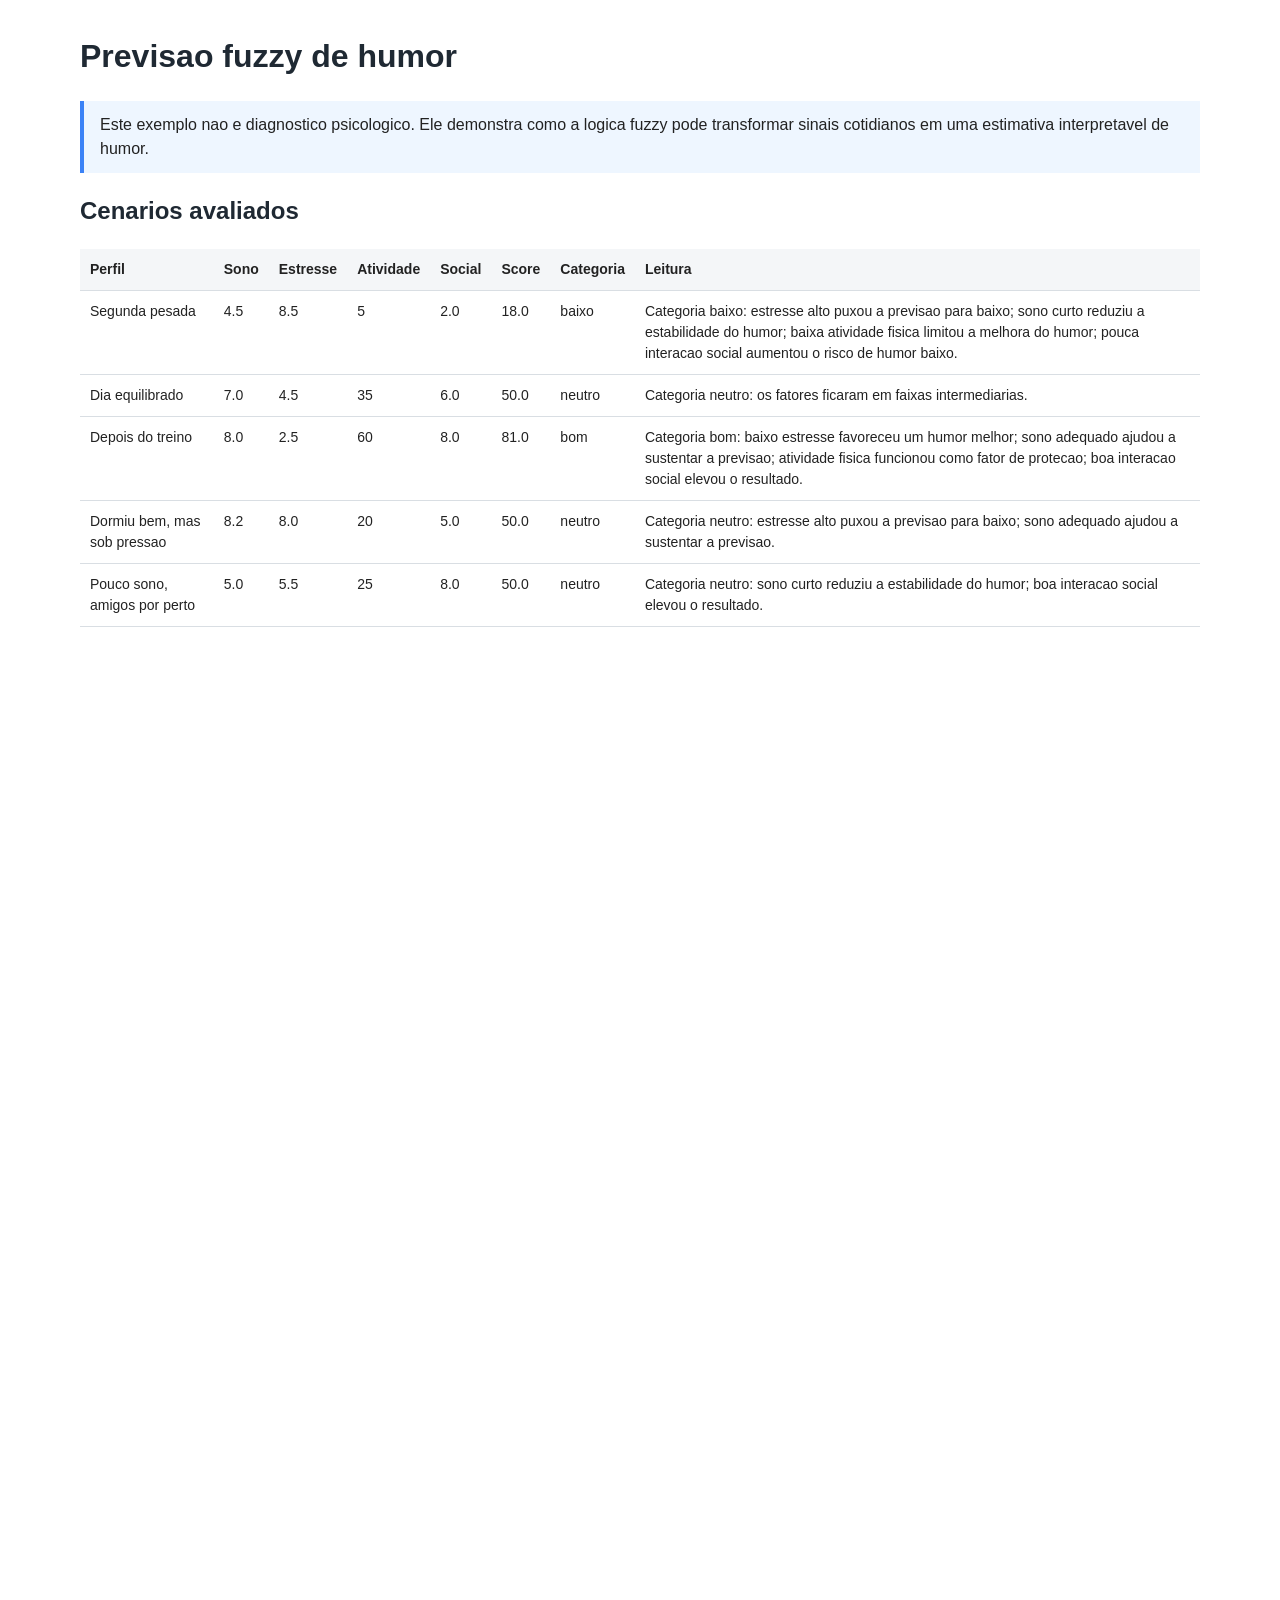
<file: Backup/01_06_2026/outputs_2026_01_06/previsao_humor_01_06_2026_19_28_47.html>
<!doctype html>
<html lang="pt-BR">
<head>
  <meta charset="utf-8">
  <title>Previsao fuzzy de humor</title>
  <style>
    body {
      color: #222;
      font-family: Arial, sans-serif;
      line-height: 1.5;
      margin: 32px auto;
      max-width: 1120px;
      padding: 0 20px;
    }
    h1, h2 {
      color: #1f2933;
    }
    table {
      border-collapse: collapse;
      font-size: 14px;
      width: 100%;
    }
    th, td {
      border-bottom: 1px solid #d9dee3;
      padding: 10px;
      text-align: left;
      vertical-align: top;
    }
    th {
      background: #f4f6f8;
    }
    .nota {
      background: #eef6ff;
      border-left: 4px solid #3b82f6;
      padding: 12px 16px;
    }
  </style>
</head>
<body>
  <h1>Previsao fuzzy de humor</h1>
  <p class="nota">
    Este exemplo nao e diagnostico psicologico. Ele demonstra como a logica fuzzy pode
    transformar sinais cotidianos em uma estimativa interpretavel de humor.
  </p>
  <h2>Cenarios avaliados</h2>
  <table>
    <thead>
      <tr>
        <th>Perfil</th>
        <th>Sono</th>
        <th>Estresse</th>
        <th>Atividade</th>
        <th>Social</th>
        <th>Score</th>
        <th>Categoria</th>
        <th>Leitura</th>
      </tr>
    </thead>
    <tbody>
      <tr><td>Segunda pesada</td><td>4.5</td><td>8.5</td><td>5</td><td>2.0</td><td>18.0</td><td>baixo</td><td>Categoria baixo: estresse alto puxou a previsao para baixo; sono curto reduziu a estabilidade do humor; baixa atividade fisica limitou a melhora do humor; pouca interacao social aumentou o risco de humor baixo.</td></tr>
<tr><td>Dia equilibrado</td><td>7.0</td><td>4.5</td><td>35</td><td>6.0</td><td>50.0</td><td>neutro</td><td>Categoria neutro: os fatores ficaram em faixas intermediarias.</td></tr>
<tr><td>Depois do treino</td><td>8.0</td><td>2.5</td><td>60</td><td>8.0</td><td>81.0</td><td>bom</td><td>Categoria bom: baixo estresse favoreceu um humor melhor; sono adequado ajudou a sustentar a previsao; atividade fisica funcionou como fator de protecao; boa interacao social elevou o resultado.</td></tr>
<tr><td>Dormiu bem, mas sob pressao</td><td>8.2</td><td>8.0</td><td>20</td><td>5.0</td><td>50.0</td><td>neutro</td><td>Categoria neutro: estresse alto puxou a previsao para baixo; sono adequado ajudou a sustentar a previsao.</td></tr>
<tr><td>Pouco sono, amigos por perto</td><td>5.0</td><td>5.5</td><td>25</td><td>8.0</td><td>50.0</td><td>neutro</td><td>Categoria neutro: sono curto reduziu a estabilidade do humor; boa interacao social elevou o resultado.</td></tr>
    </tbody>
  </table>
  <div>                        <script>window.PlotlyConfig = {MathJaxConfig: 'local'};</script>
        <script charset="utf-8" src="https://cdn.plot.ly/plotly-3.5.0.min.js" integrity="sha256-fHbNLP+GlIXN+efbQec78UkemUz3NJp7UmfGxC1tNxs=" crossorigin="anonymous"></script>                <div id="11e25c31-c678-495b-b0e6-48351aaf368f" class="plotly-graph-div" style="height:520px; width:100%;"></div>            <script>                window.PLOTLYENV=window.PLOTLYENV || {};                                if (document.getElementById("11e25c31-c678-495b-b0e6-48351aaf368f")) {                    Plotly.newPlot(                        "11e25c31-c678-495b-b0e6-48351aaf368f",                        [{"hoverinfo":"text","hovertext":["Categoria baixo: estresse alto puxou a previsao para baixo; sono curto reduziu a estabilidade do humor; baixa atividade fisica limitou a melhora do humor; pouca interacao social aumentou o risco de humor baixo.","Categoria neutro: os fatores ficaram em faixas intermediarias.","Categoria bom: baixo estresse favoreceu um humor melhor; sono adequado ajudou a sustentar a previsao; atividade fisica funcionou como fator de protecao; boa interacao social elevou o resultado.","Categoria neutro: estresse alto puxou a previsao para baixo; sono adequado ajudou a sustentar a previsao.","Categoria neutro: sono curto reduziu a estabilidade do humor; boa interacao social elevou o resultado."],"marker":{"color":["#d95f59","#d9a441","#2f9c67","#d9a441","#d9a441"]},"text":["18.0","50.0","81.0","50.0","50.0"],"textposition":"outside","x":["Segunda pesada","Dia equilibrado","Depois do treino","Dormiu bem, mas sob pressao","Pouco sono, amigos por perto"],"y":[17.976190476190474,50.0,81.0,50.0,50.0],"type":"bar"}],                        {"height":520,"shapes":[{"fillcolor":"#f7d4d2","line":{"width":0},"opacity":0.35,"type":"rect","x0":0,"x1":1,"xref":"x domain","y0":0,"y1":40,"yref":"y"},{"fillcolor":"#f7e7c1","line":{"width":0},"opacity":0.35,"type":"rect","x0":0,"x1":1,"xref":"x domain","y0":40,"y1":65,"yref":"y"},{"fillcolor":"#d8f0e0","line":{"width":0},"opacity":0.35,"type":"rect","x0":0,"x1":1,"xref":"x domain","y0":65,"y1":100,"yref":"y"}],"template":{"data":{"barpolar":[{"marker":{"line":{"color":"white","width":0.5},"pattern":{"fillmode":"overlay","size":10,"solidity":0.2}},"type":"barpolar"}],"bar":[{"error_x":{"color":"#2a3f5f"},"error_y":{"color":"#2a3f5f"},"marker":{"line":{"color":"white","width":0.5},"pattern":{"fillmode":"overlay","size":10,"solidity":0.2}},"type":"bar"}],"carpet":[{"aaxis":{"endlinecolor":"#2a3f5f","gridcolor":"#C8D4E3","linecolor":"#C8D4E3","minorgridcolor":"#C8D4E3","startlinecolor":"#2a3f5f"},"baxis":{"endlinecolor":"#2a3f5f","gridcolor":"#C8D4E3","linecolor":"#C8D4E3","minorgridcolor":"#C8D4E3","startlinecolor":"#2a3f5f"},"type":"carpet"}],"choropleth":[{"colorbar":{"outlinewidth":0,"ticks":""},"type":"choropleth"}],"contourcarpet":[{"colorbar":{"outlinewidth":0,"ticks":""},"type":"contourcarpet"}],"contour":[{"colorbar":{"outlinewidth":0,"ticks":""},"colorscale":[[0.0,"#0d0887"],[0.1111111111111111,"#46039f"],[0.2222222222222222,"#7201a8"],[0.3333333333333333,"#9c179e"],[0.4444444444444444,"#bd3786"],[0.5555555555555556,"#d8576b"],[0.6666666666666666,"#ed7953"],[0.7777777777777778,"#fb9f3a"],[0.8888888888888888,"#fdca26"],[1.0,"#f0f921"]],"type":"contour"}],"heatmap":[{"colorbar":{"outlinewidth":0,"ticks":""},"colorscale":[[0.0,"#0d0887"],[0.1111111111111111,"#46039f"],[0.2222222222222222,"#7201a8"],[0.3333333333333333,"#9c179e"],[0.4444444444444444,"#bd3786"],[0.5555555555555556,"#d8576b"],[0.6666666666666666,"#ed7953"],[0.7777777777777778,"#fb9f3a"],[0.8888888888888888,"#fdca26"],[1.0,"#f0f921"]],"type":"heatmap"}],"histogram2dcontour":[{"colorbar":{"outlinewidth":0,"ticks":""},"colorscale":[[0.0,"#0d0887"],[0.1111111111111111,"#46039f"],[0.2222222222222222,"#7201a8"],[0.3333333333333333,"#9c179e"],[0.4444444444444444,"#bd3786"],[0.5555555555555556,"#d8576b"],[0.6666666666666666,"#ed7953"],[0.7777777777777778,"#fb9f3a"],[0.8888888888888888,"#fdca26"],[1.0,"#f0f921"]],"type":"histogram2dcontour"}],"histogram2d":[{"colorbar":{"outlinewidth":0,"ticks":""},"colorscale":[[0.0,"#0d0887"],[0.1111111111111111,"#46039f"],[0.2222222222222222,"#7201a8"],[0.3333333333333333,"#9c179e"],[0.4444444444444444,"#bd3786"],[0.5555555555555556,"#d8576b"],[0.6666666666666666,"#ed7953"],[0.7777777777777778,"#fb9f3a"],[0.8888888888888888,"#fdca26"],[1.0,"#f0f921"]],"type":"histogram2d"}],"histogram":[{"marker":{"pattern":{"fillmode":"overlay","size":10,"solidity":0.2}},"type":"histogram"}],"mesh3d":[{"colorbar":{"outlinewidth":0,"ticks":""},"type":"mesh3d"}],"parcoords":[{"line":{"colorbar":{"outlinewidth":0,"ticks":""}},"type":"parcoords"}],"pie":[{"automargin":true,"type":"pie"}],"scatter3d":[{"line":{"colorbar":{"outlinewidth":0,"ticks":""}},"marker":{"colorbar":{"outlinewidth":0,"ticks":""}},"type":"scatter3d"}],"scattercarpet":[{"marker":{"colorbar":{"outlinewidth":0,"ticks":""}},"type":"scattercarpet"}],"scattergeo":[{"marker":{"colorbar":{"outlinewidth":0,"ticks":""}},"type":"scattergeo"}],"scattergl":[{"marker":{"colorbar":{"outlinewidth":0,"ticks":""}},"type":"scattergl"}],"scattermapbox":[{"marker":{"colorbar":{"outlinewidth":0,"ticks":""}},"type":"scattermapbox"}],"scattermap":[{"marker":{"colorbar":{"outlinewidth":0,"ticks":""}},"type":"scattermap"}],"scatterpolargl":[{"marker":{"colorbar":{"outlinewidth":0,"ticks":""}},"type":"scatterpolargl"}],"scatterpolar":[{"marker":{"colorbar":{"outlinewidth":0,"ticks":""}},"type":"scatterpolar"}],"scatter":[{"fillpattern":{"fillmode":"overlay","size":10,"solidity":0.2},"type":"scatter"}],"scatterternary":[{"marker":{"colorbar":{"outlinewidth":0,"ticks":""}},"type":"scatterternary"}],"surface":[{"colorbar":{"outlinewidth":0,"ticks":""},"colorscale":[[0.0,"#0d0887"],[0.1111111111111111,"#46039f"],[0.2222222222222222,"#7201a8"],[0.3333333333333333,"#9c179e"],[0.4444444444444444,"#bd3786"],[0.5555555555555556,"#d8576b"],[0.6666666666666666,"#ed7953"],[0.7777777777777778,"#fb9f3a"],[0.8888888888888888,"#fdca26"],[1.0,"#f0f921"]],"type":"surface"}],"table":[{"cells":{"fill":{"color":"#EBF0F8"},"line":{"color":"white"}},"header":{"fill":{"color":"#C8D4E3"},"line":{"color":"white"}},"type":"table"}]},"layout":{"annotationdefaults":{"arrowcolor":"#2a3f5f","arrowhead":0,"arrowwidth":1},"autotypenumbers":"strict","coloraxis":{"colorbar":{"outlinewidth":0,"ticks":""}},"colorscale":{"diverging":[[0,"#8e0152"],[0.1,"#c51b7d"],[0.2,"#de77ae"],[0.3,"#f1b6da"],[0.4,"#fde0ef"],[0.5,"#f7f7f7"],[0.6,"#e6f5d0"],[0.7,"#b8e186"],[0.8,"#7fbc41"],[0.9,"#4d9221"],[1,"#276419"]],"sequential":[[0.0,"#0d0887"],[0.1111111111111111,"#46039f"],[0.2222222222222222,"#7201a8"],[0.3333333333333333,"#9c179e"],[0.4444444444444444,"#bd3786"],[0.5555555555555556,"#d8576b"],[0.6666666666666666,"#ed7953"],[0.7777777777777778,"#fb9f3a"],[0.8888888888888888,"#fdca26"],[1.0,"#f0f921"]],"sequentialminus":[[0.0,"#0d0887"],[0.1111111111111111,"#46039f"],[0.2222222222222222,"#7201a8"],[0.3333333333333333,"#9c179e"],[0.4444444444444444,"#bd3786"],[0.5555555555555556,"#d8576b"],[0.6666666666666666,"#ed7953"],[0.7777777777777778,"#fb9f3a"],[0.8888888888888888,"#fdca26"],[1.0,"#f0f921"]]},"colorway":["#636efa","#EF553B","#00cc96","#ab63fa","#FFA15A","#19d3f3","#FF6692","#B6E880","#FF97FF","#FECB52"],"font":{"color":"#2a3f5f"},"geo":{"bgcolor":"white","lakecolor":"white","landcolor":"white","showlakes":true,"showland":true,"subunitcolor":"#C8D4E3"},"hoverlabel":{"align":"left"},"hovermode":"closest","mapbox":{"style":"light"},"paper_bgcolor":"white","plot_bgcolor":"white","polar":{"angularaxis":{"gridcolor":"#EBF0F8","linecolor":"#EBF0F8","ticks":""},"bgcolor":"white","radialaxis":{"gridcolor":"#EBF0F8","linecolor":"#EBF0F8","ticks":""}},"scene":{"xaxis":{"backgroundcolor":"white","gridcolor":"#DFE8F3","gridwidth":2,"linecolor":"#EBF0F8","showbackground":true,"ticks":"","zerolinecolor":"#EBF0F8"},"yaxis":{"backgroundcolor":"white","gridcolor":"#DFE8F3","gridwidth":2,"linecolor":"#EBF0F8","showbackground":true,"ticks":"","zerolinecolor":"#EBF0F8"},"zaxis":{"backgroundcolor":"white","gridcolor":"#DFE8F3","gridwidth":2,"linecolor":"#EBF0F8","showbackground":true,"ticks":"","zerolinecolor":"#EBF0F8"}},"shapedefaults":{"line":{"color":"#2a3f5f"}},"ternary":{"aaxis":{"gridcolor":"#DFE8F3","linecolor":"#A2B1C6","ticks":""},"baxis":{"gridcolor":"#DFE8F3","linecolor":"#A2B1C6","ticks":""},"bgcolor":"white","caxis":{"gridcolor":"#DFE8F3","linecolor":"#A2B1C6","ticks":""}},"title":{"x":0.05},"xaxis":{"automargin":true,"gridcolor":"#EBF0F8","linecolor":"#EBF0F8","ticks":"","title":{"standoff":15},"zerolinecolor":"#EBF0F8","zerolinewidth":2},"yaxis":{"automargin":true,"gridcolor":"#EBF0F8","linecolor":"#EBF0F8","ticks":"","title":{"standoff":15},"zerolinecolor":"#EBF0F8","zerolinewidth":2}}},"title":{"text":"Pontuacao prevista por perfil"},"xaxis":{"title":{"text":"Perfil analisado"}},"yaxis":{"range":[0,105],"title":{"text":"Humor previsto (0 a 100)"}}},                        {"responsive": true}                    )                };            </script>        </div>
  <div>                            <div id="1d024a2f-afb1-49d7-b98e-fc2db8d6a100" class="plotly-graph-div" style="height:1050px; width:100%;"></div>            <script>                window.PLOTLYENV=window.PLOTLYENV || {};                                if (document.getElementById("1d024a2f-afb1-49d7-b98e-fc2db8d6a100")) {                    Plotly.newPlot(                        "1d024a2f-afb1-49d7-b98e-fc2db8d6a100",                        [{"mode":"lines","name":"sono_horas: ruim","x":{"dtype":"f8","bdata":"AAAAAAAAAACamZmZmZm5P5qZmZmZmck\u002fNDMzMzMz0z+amZmZmZnZPwAAAAAAAOA\u002fNDMzMzMz4z9nZmZmZmbmP5qZmZmZmek\u002fzczMzMzM7D8AAAAAAADwP5qZmZmZmfE\u002fNDMzMzMz8z\u002fNzMzMzMz0P2dmZmZmZvY\u002fAAAAAAAA+D+amZmZmZn5PzQzMzMzM\u002fs\u002fzczMzMzM\[base64]"},"xaxis":"x","y":{"dtype":"f8","bdata":"AAAAAAAA8D8AAAAAAADwPwAAAAAAAPA\u002fAAAAAAAA8D8AAAAAAADwPwAAAAAAAPA\u002fAAAAAAAA8D8AAAAAAADwPwAAAAAAAPA\u002fAAAAAAAA8D8AAAAAAADwPwAAAAAAAPA\u002fAAAAAAAA8D8AAAAAAADwPwAAAAAAAPA\u002fAAAAAAAA8D8AAAAAAADwPwAAAAAAAPA\u002fAAAAAAAA8D8AAAAAAADwPwAAAAAAAPA\u002fAAAAAAAA8D8AAAAAAADwPwAAAAAAAPA\u002fAAAAAAAA8D8AAAAAAADwPwAAAAAAAPA\u002fAAAAAAAA8D8AAAAAAADwPwAAAAAAAPA\u002fAAAAAAAA8D8AAAAAAADwPwAAAAAAAPA\u002fAAAAAAAA8D8AAAAAAADwPwAAAAAAAPA\u002fAAAAAAAA8D8AAAAAAADwPwAAAAAAAPA\u002fAAAAAAAA8D8AAAAAAADwP9vd3d3d3e0\u002fu7u7u7u76z+bmZmZmZnpP3V3d3d3d+c\u002fVVVVVVVV5T8wMzMzMzPjPxAREREREeE\u002f1d3d3d3d3T+VmZmZmZnZP1VVVVVVVdU\u002fCxERERER0T+VmZmZmZnJPwAREREREcE\[base64]"},"yaxis":"y","type":"scatter"},{"mode":"lines","name":"sono_horas: regular","x":{"dtype":"f8","bdata":"AAAAAAAAAACamZmZmZm5P5qZmZmZmck\u002fNDMzMzMz0z+amZmZmZnZPwAAAAAAAOA\u002fNDMzMzMz4z9nZmZmZmbmP5qZmZmZmek\u002fzczMzMzM7D8AAAAAAADwP5qZmZmZmfE\u002fNDMzMzMz8z\u002fNzMzMzMz0P2dmZmZmZvY\u002fAAAAAAAA+D+amZmZmZn5PzQzMzMzM\u002fs\u002fzczMzMzM\[base64]"},"xaxis":"x","y":{"dtype":"f8","bdata":"[base64]\u002fQDMzMzMzwz+gmZmZmZnJPwAAAAAAANA\u002fODMzMzMz0z9oZmZmZmbWP6CZmZmZmdk\u002f0MzMzMzM3D8AAAAAAADgP5yZmZmZmeE\u002fNDMzMzMz4z\u002fQzMzMzMzkP2hmZmZmZuY\u002fAAAAAAAA6D+cmZmZmZnpPzQzMzMzM+s\u002f0MzMzMzM7D9oZmZmZmbuPwAAAAAAAPA\u002f293d3d3d7T+7u7u7u7vrP5WZmZmZmek\u002fdXd3d3d35z9VVVVVVVXlPzAzMzMzM+M\u002fEBERERER4T\u002fV3d3d3d3dP5WZmZmZmdk\u002fVVVVVVVV1T8LERERERHRP5WZmZmZmck\[base64]"},"yaxis":"y","type":"scatter"},{"mode":"lines","name":"sono_horas: bom","x":{"dtype":"f8","bdata":"AAAAAAAAAACamZmZmZm5P5qZmZmZmck\u002fNDMzMzMz0z+amZmZmZnZPwAAAAAAAOA\u002fNDMzMzMz4z9nZmZmZmbmP5qZmZmZmek\u002fzczMzMzM7D8AAAAAAADwP5qZmZmZmfE\u002fNDMzMzMz8z\u002fNzMzMzMz0P2dmZmZmZvY\u002fAAAAAAAA+D+amZmZmZn5PzQzMzMzM\u002fs\u002fzczMzMzM\[base64]"},"xaxis":"x","y":{"dtype":"f8","bdata":"[base64]\u002foJmZmZmZyT9AMzMzMzPTP6CZmZmZmdk\u002fAAAAAAAA4D84MzMzMzPjP2hmZmZmZuY\u002foJmZmZmZ6T\u002fQzMzMzMzsPwAAAAAAAPA\u002fAAAAAAAA8D8AAAAAAADwPwAAAAAAAPA\u002fAAAAAAAA8D8AAAAAAADwPwAAAAAAAPA\u002fAAAAAAAA8D8AAAAAAADwPwAAAAAAAPA\u002fAAAAAAAA8D8AAAAAAADwPwAAAAAAAPA\u002fAAAAAAAA8D8AAAAAAADwPwAAAAAAAPA\u002fAAAAAAAA8D8AAAAAAADwPwAAAAAAAPA\u002fAAAAAAAA8D8AAAAAAADwPw=="},"yaxis":"y","type":"scatter"},{"mode":"lines","name":"estresse: baixo","x":{"dtype":"f8","bdata":"AAAAAAAAAACamZmZmZm5P5qZmZmZmck\u002fNDMzMzMz0z+amZmZmZnZPwAAAAAAAOA\u002fNDMzMzMz4z9nZmZmZmbmP5qZmZmZmek\u002fzczMzMzM7D8AAAAAAADwP5qZmZmZmfE\u002fNDMzMzMz8z\u002fNzMzMzMz0P2dmZmZmZvY\u002fAAAAAAAA+D+amZmZmZn5PzQzMzMzM\u002fs\u002fzczMzMzM\[base64]"},"xaxis":"x2","y":{"dtype":"f8","bdata":"AAAAAAAA8D8AAAAAAADwPwAAAAAAAPA\u002fAAAAAAAA8D8AAAAAAADwPwAAAAAAAPA\u002fAAAAAAAA8D8AAAAAAADwPwAAAAAAAPA\u002fAAAAAAAA8D8AAAAAAADwPwAAAAAAAPA\u002fAAAAAAAA8D8AAAAAAADwPwAAAAAAAPA\u002fAAAAAAAA8D8AAAAAAADwPwAAAAAAAPA\u002fAAAAAAAA8D8AAAAAAADwPwAAAAAAAPA\u002fZmZmZmZm7j\u002fMzMzMzMzsPzIzMzMzM+s\u002fmJmZmZmZ6T8AAAAAAADoP2ZmZmZmZuY\u002fzMzMzMzM5D8yMzMzMzPjP5iZmZmZmeE\u002fAAAAAAAA4D\u002fMzMzMzMzcP5iZmZmZmdk\u002fZGZmZmZm1j8wMzMzMzPTPwAAAAAAANA\u002fmJmZmZmZyT8wMzMzMzPDP5CZmZmZmbk\[base64]"},"yaxis":"y2","type":"scatter"},{"mode":"lines","name":"estresse: moderado","x":{"dtype":"f8","bdata":"AAAAAAAAAACamZmZmZm5P5qZmZmZmck\u002fNDMzMzMz0z+amZmZmZnZPwAAAAAAAOA\u002fNDMzMzMz4z9nZmZmZmbmP5qZmZmZmek\u002fzczMzMzM7D8AAAAAAADwP5qZmZmZmfE\u002fNDMzMzMz8z\u002fNzMzMzMz0P2dmZmZmZvY\u002fAAAAAAAA+D+amZmZmZn5PzQzMzMzM\u002fs\u002fzczMzMzM\[base64]"},"xaxis":"x2","y":{"dtype":"f8","bdata":"[base64]\u002fODMzMzMzwz+gmZmZmZnJPwAAAAAAANA\u002fNDMzMzMz0z9oZmZmZmbWP5yZmZmZmdk\u002f0MzMzMzM3D8AAAAAAADgP5yZmZmZmeE\u002fNDMzMzMz4z\u002fMzMzMzMzkP2hmZmZmZuY\u002fAAAAAAAA6D+cmZmZmZnpPzQzMzMzM+s\u002f0MzMzMzM7D9oZmZmZmbuPwAAAAAAAPA\u002fZGZmZmZm7j\u002fMzMzMzMzsPzAzMzMzM+s\u002fmJmZmZmZ6T8AAAAAAADoP2RmZmZmZuY\u002fzMzMzMzM5D8wMzMzMzPjP5iZmZmZmeE\u002fAAAAAAAA4D\u002fIzMzMzMzcP5iZmZmZmdk\u002fYGZmZmZm1j8wMzMzMzPTPwAAAAAAANA\u002fkJmZmZmZyT8wMzMzMzPDP4CZmZmZmbk\[base64]"},"yaxis":"y2","type":"scatter"},{"mode":"lines","name":"estresse: alto","x":{"dtype":"f8","bdata":"AAAAAAAAAACamZmZmZm5P5qZmZmZmck\u002fNDMzMzMz0z+amZmZmZnZPwAAAAAAAOA\u002fNDMzMzMz4z9nZmZmZmbmP5qZmZmZmek\u002fzczMzMzM7D8AAAAAAADwP5qZmZmZmfE\u002fNDMzMzMz8z\u002fNzMzMzMz0P2dmZmZmZvY\u002fAAAAAAAA+D+amZmZmZn5PzQzMzMzM\u002fs\u002fzczMzMzM\[base64]"},"xaxis":"x2","y":{"dtype":"f8","bdata":"[base64]\u002fQDMzMzMzwz+gmZmZmZnJPwAAAAAAANA\u002fODMzMzMz0z9oZmZmZmbWP6CZmZmZmdk\u002f0MzMzMzM3D8AAAAAAADgP5yZmZmZmeE\u002fNDMzMzMz4z\u002fQzMzMzMzkP2hmZmZmZuY\u002fAAAAAAAA6D+cmZmZmZnpPzQzMzMzM+s\u002f0MzMzMzM7D9oZmZmZmbuPwAAAAAAAPA\u002fAAAAAAAA8D8AAAAAAADwPwAAAAAAAPA\u002fAAAAAAAA8D8AAAAAAADwPwAAAAAAAPA\u002fAAAAAAAA8D8AAAAAAADwPwAAAAAAAPA\u002fAAAAAAAA8D8AAAAAAADwPwAAAAAAAPA\u002fAAAAAAAA8D8AAAAAAADwPwAAAAAAAPA\u002fAAAAAAAA8D8AAAAAAADwPwAAAAAAAPA\u002fAAAAAAAA8D8AAAAAAADwPw=="},"yaxis":"y2","type":"scatter"},{"mode":"lines","name":"atividade_min: baixa","x":{"dtype":"f8","bdata":"[base64]\[base64]"},"xaxis":"x3","y":{"dtype":"f8","bdata":"AAAAAAAA8D8AAAAAAADwPwAAAAAAAPA\u002fAAAAAAAA8D8AAAAAAADwPwAAAAAAAPA\u002fAAAAAAAA8D8AAAAAAADwPwAAAAAAAPA\u002fAAAAAAAA8D8AAAAAAADwP97d3d3d3e0\u002fvLu7u7u76z+amZmZmZnpP3d3d3d3d+c\u002fVVVVVVVV5T8zMzMzMzPjPxEREREREeE\u002f3t3d3d3d3T+amZmZmZnZP1VVVVVVVdU\u002fERERERER0T+amZmZmZnJPxEREREREcE\[base64]"},"yaxis":"y3","type":"scatter"},{"mode":"lines","name":"atividade_min: moderada","x":{"dtype":"f8","bdata":"[base64]\[base64]"},"xaxis":"x3","y":{"dtype":"f8","bdata":"AAAAAAAAAAAAAAAAAAAAAAAAAAAAAAAAAAAAAAAAAAAAAAAAAAAAAAAAAAAAAAAAAAAAAAAAAAAAAAAAAAAAAAAAAAAAAAAAAAAAAAAAAAAAAAAAAAAAAAAAAAAAAAAAAAAAAAAAAAAAAAAAAAAAAAAAAAAAAAAAAAAAAAAAAACamZmZmZmpP5qZmZmZmbk\u002fMzMzMzMzwz+amZmZmZnJPwAAAAAAANA\u002fMzMzMzMz0z9mZmZmZmbWP5qZmZmZmdk\u002fzczMzMzM3D8AAAAAAADgP5qZmZmZmeE\u002fMzMzMzMz4z\u002fNzMzMzMzkP2ZmZmZmZuY\u002fAAAAAAAA6D+amZmZmZnpPzMzMzMzM+s\u002fzczMzMzM7D9mZmZmZmbuPwAAAAAAAPA\u002fZmZmZmZm7j\u002fNzMzMzMzsPzMzMzMzM+s\u002fmpmZmZmZ6T8AAAAAAADoP2ZmZmZmZuY\u002fzczMzMzM5D8zMzMzMzPjP5qZmZmZmeE\u002fAAAAAAAA4D\u002fNzMzMzMzcP5qZmZmZmdk\u002fZmZmZmZm1j8zMzMzMzPTPwAAAAAAANA\u002fmpmZmZmZyT8zMzMzMzPDP5qZmZmZmbk\[base64]"},"yaxis":"y3","type":"scatter"},{"mode":"lines","name":"atividade_min: alta","x":{"dtype":"f8","bdata":"[base64]\[base64]"},"xaxis":"x3","y":{"dtype":"f8","bdata":"[base64]\u002fMzMzMzMzwz+amZmZmZnJPwAAAAAAANA\u002fMzMzMzMz0z9mZmZmZmbWP5qZmZmZmdk\u002fzczMzMzM3D8AAAAAAADgP5qZmZmZmeE\u002fMzMzMzMz4z\u002fNzMzMzMzkP2ZmZmZmZuY\u002fAAAAAAAA6D+amZmZmZnpPzMzMzMzM+s\u002fzczMzMzM7D9mZmZmZmbuPwAAAAAAAPA\u002fAAAAAAAA8D8AAAAAAADwPwAAAAAAAPA\u002fAAAAAAAA8D8AAAAAAADwPwAAAAAAAPA\u002fAAAAAAAA8D8AAAAAAADwPwAAAAAAAPA\u002fAAAAAAAA8D8AAAAAAADwPwAAAAAAAPA\u002fAAAAAAAA8D8AAAAAAADwPwAAAAAAAPA\u002fAAAAAAAA8D8AAAAAAADwPwAAAAAAAPA\u002fAAAAAAAA8D8AAAAAAADwPwAAAAAAAPA\u002fAAAAAAAA8D8AAAAAAADwPwAAAAAAAPA\u002fAAAAAAAA8D8="},"yaxis":"y3","type":"scatter"},{"mode":"lines","name":"interacao_social: baixa","x":{"dtype":"f8","bdata":"AAAAAAAAAACamZmZmZm5P5qZmZmZmck\u002fNDMzMzMz0z+amZmZmZnZPwAAAAAAAOA\u002fNDMzMzMz4z9nZmZmZmbmP5qZmZmZmek\u002fzczMzMzM7D8AAAAAAADwP5qZmZmZmfE\u002fNDMzMzMz8z\u002fNzMzMzMz0P2dmZmZmZvY\u002fAAAAAAAA+D+amZmZmZn5PzQzMzMzM\u002fs\u002fzczMzMzM\[base64]"},"xaxis":"x4","y":{"dtype":"f8","bdata":"AAAAAAAA8D8AAAAAAADwPwAAAAAAAPA\u002fAAAAAAAA8D8AAAAAAADwPwAAAAAAAPA\u002fAAAAAAAA8D8AAAAAAADwPwAAAAAAAPA\u002fAAAAAAAA8D8AAAAAAADwPwAAAAAAAPA\u002fAAAAAAAA8D8AAAAAAADwPwAAAAAAAPA\u002fAAAAAAAA8D8AAAAAAADwPwAAAAAAAPA\u002fAAAAAAAA8D8AAAAAAADwPwAAAAAAAPA\u002fZmZmZmZm7j\u002fMzMzMzMzsPzIzMzMzM+s\u002fmJmZmZmZ6T8AAAAAAADoP2ZmZmZmZuY\u002fzMzMzMzM5D8yMzMzMzPjP5iZmZmZmeE\u002fAAAAAAAA4D\u002fMzMzMzMzcP5iZmZmZmdk\u002fZGZmZmZm1j8wMzMzMzPTPwAAAAAAANA\u002fmJmZmZmZyT8wMzMzMzPDP5CZmZmZmbk\[base64]"},"yaxis":"y4","type":"scatter"},{"mode":"lines","name":"interacao_social: media","x":{"dtype":"f8","bdata":"AAAAAAAAAACamZmZmZm5P5qZmZmZmck\u002fNDMzMzMz0z+amZmZmZnZPwAAAAAAAOA\u002fNDMzMzMz4z9nZmZmZmbmP5qZmZmZmek\u002fzczMzMzM7D8AAAAAAADwP5qZmZmZmfE\u002fNDMzMzMz8z\u002fNzMzMzMz0P2dmZmZmZvY\u002fAAAAAAAA+D+amZmZmZn5PzQzMzMzM\u002fs\u002fzczMzMzM\[base64]"},"xaxis":"x4","y":{"dtype":"f8","bdata":"[base64]\u002fwB6F61G4vj+AFK5H4XrEP5qZmZmZmck\u002fuh6F61G4zj\u002ftUbgehevRP30UrkfhetQ\u002fDdejcD0K1z+amZmZmZnZPy1cj8L1KNw\u002fuh6F61G43j+jcD0K16PgP+1RuB6F6+E\u002fMzMzMzMz4z99FK5H4XrkP8P1KFyPwuU\u002fDdejcD0K5z9TuB6F61HoP5qZmZmZmek\u002f43oUrkfh6j8qXI\u002fC9SjsP3M9CtejcO0\u002fuh6F61G47j8AAAAAAADwP7YehetRuO4\u002fcD0K16Nw7T8mXI\u002fC9SjsP+B6FK5H4eo\u002fmpmZmZmZ6T9QuB6F61HoPwrXo3A9Cuc\u002fwPUoXI\u002fC5T96FK5H4XrkPzMzMzMzM+M\u002f6lG4HoXr4T+jcD0K16PgP7MehetRuN4\u002fJlyPwvUo3D+amZmZmZnZPwbXo3A9Ctc\u002fehSuR+F61D\u002fmUbgehevRP7MehetRuM4\u002fmpmZmZmZyT9zFK5H4XrEP7MehetRuL4\[base64]"},"yaxis":"y4","type":"scatter"},{"mode":"lines","name":"interacao_social: alta","x":{"dtype":"f8","bdata":"AAAAAAAAAACamZmZmZm5P5qZmZmZmck\u002fNDMzMzMz0z+amZmZmZnZPwAAAAAAAOA\u002fNDMzMzMz4z9nZmZmZmbmP5qZmZmZmek\u002fzczMzMzM7D8AAAAAAADwP5qZmZmZmfE\u002fNDMzMzMz8z\u002fNzMzMzMz0P2dmZmZmZvY\u002fAAAAAAAA+D+amZmZmZn5PzQzMzMzM\u002fs\u002fzczMzMzM\[base64]"},"xaxis":"x4","y":{"dtype":"f8","bdata":"[base64]\u002fFRERERERwT+rmZmZmZnJPxUREREREdE\u002fVVVVVVVV1T+gmZmZmZnZP+Dd3d3d3d0\u002fFRERERER4T81MzMzMzPjP1VVVVVVVeU\u002fdXd3d3d35z+gmZmZmZnpP8C7u7u7u+s\u002f4N3d3d3d7T8AAAAAAADwPwAAAAAAAPA\u002fAAAAAAAA8D8AAAAAAADwPwAAAAAAAPA\u002fAAAAAAAA8D8AAAAAAADwPwAAAAAAAPA\u002fAAAAAAAA8D8AAAAAAADwPwAAAAAAAPA\u002fAAAAAAAA8D8AAAAAAADwPwAAAAAAAPA\u002fAAAAAAAA8D8AAAAAAADwPw=="},"yaxis":"y4","type":"scatter"},{"mode":"lines","name":"humor: baixo","x":{"dtype":"f8","bdata":"[base64]\[base64]"},"xaxis":"x5","y":{"dtype":"f8","bdata":"AAAAAAAA8D8AAAAAAADwPwAAAAAAAPA\u002fAAAAAAAA8D8AAAAAAADwPwAAAAAAAPA\u002fAAAAAAAA8D8AAAAAAADwPwAAAAAAAPA\u002fAAAAAAAA8D8AAAAAAADwPwAAAAAAAPA\u002fAAAAAAAA8D8AAAAAAADwPwAAAAAAAPA\u002fAAAAAAAA8D8AAAAAAADwPwAAAAAAAPA\u002fAAAAAAAA8D8AAAAAAADwPwAAAAAAAPA\u002fAAAAAAAA8D8AAAAAAADwPwAAAAAAAPA\u002fAAAAAAAA8D8AAAAAAADwP2ZmZmZmZu4\u002fzczMzMzM7D8zMzMzMzPrP5qZmZmZmek\u002fAAAAAAAA6D9mZmZmZmbmP83MzMzMzOQ\u002fMzMzMzMz4z+amZmZmZnhPwAAAAAAAOA\u002fzczMzMzM3D+amZmZmZnZP2ZmZmZmZtY\u002fMzMzMzMz0z8AAAAAAADQP5qZmZmZmck\u002fMzMzMzMzwz+amZmZmZm5P5qZmZmZmak\[base64]"},"yaxis":"y5","type":"scatter"},{"mode":"lines","name":"humor: neutro","x":{"dtype":"f8","bdata":"[base64]\[base64]"},"xaxis":"x5","y":{"dtype":"f8","bdata":"[base64]\u002fERERERER0T9VVVVVVVXVP5qZmZmZmdk\u002f3t3d3d3d3T8RERERERHhPzMzMzMzM+M\u002fVVVVVVVV5T93d3d3d3fnP5qZmZmZmek\u002fvLu7u7u76z\u002fe3d3d3d3tPwAAAAAAAPA\u002f3t3d3d3d7T+8u7u7u7vrP5qZmZmZmek\u002fd3d3d3d35z9VVVVVVVXlPzMzMzMzM+M\u002fERERERER4T\u002fe3d3d3d3dP5qZmZmZmdk\u002fVVVVVVVV1T8RERERERHRP5qZmZmZmck\[base64]"},"yaxis":"y5","type":"scatter"},{"mode":"lines","name":"humor: bom","x":{"dtype":"f8","bdata":"[base64]\[base64]"},"xaxis":"x5","y":{"dtype":"f8","bdata":"[base64]\u002fmpmZmZmZuT8zMzMzMzPDP5qZmZmZmck\u002fAAAAAAAA0D8zMzMzMzPTP2ZmZmZmZtY\u002fmpmZmZmZ2T\u002fNzMzMzMzcPwAAAAAAAOA\u002fmpmZmZmZ4T8zMzMzMzPjP83MzMzMzOQ\u002fZmZmZmZm5j8AAAAAAADoP5qZmZmZmek\u002fMzMzMzMz6z\u002fNzMzMzMzsP2ZmZmZmZu4\u002fAAAAAAAA8D8AAAAAAADwPwAAAAAAAPA\u002fAAAAAAAA8D8AAAAAAADwPwAAAAAAAPA\u002fAAAAAAAA8D8AAAAAAADwPwAAAAAAAPA\u002fAAAAAAAA8D8AAAAAAADwPwAAAAAAAPA\u002fAAAAAAAA8D8AAAAAAADwPwAAAAAAAPA\u002fAAAAAAAA8D8AAAAAAADwPwAAAAAAAPA\u002fAAAAAAAA8D8AAAAAAADwPwAAAAAAAPA\u002fAAAAAAAA8D8AAAAAAADwPwAAAAAAAPA\u002fAAAAAAAA8D8AAAAAAADwPw=="},"yaxis":"y5","type":"scatter"}],                        {"annotations":[{"font":{"size":16},"showarrow":false,"text":"Sono (horas)","x":0.5,"xanchor":"center","xref":"paper","y":0.9999999999999999,"yanchor":"bottom","yref":"paper"},{"font":{"size":16},"showarrow":false,"text":"Estresse (0 a 10)","x":0.5,"xanchor":"center","xref":"paper","y":0.7839999999999999,"yanchor":"bottom","yref":"paper"},{"font":{"size":16},"showarrow":false,"text":"Atividade fisica (minutos)","x":0.5,"xanchor":"center","xref":"paper","y":0.568,"yanchor":"bottom","yref":"paper"},{"font":{"size":16},"showarrow":false,"text":"Interacao social (0 a 10)","x":0.5,"xanchor":"center","xref":"paper","y":0.352,"yanchor":"bottom","yref":"paper"},{"font":{"size":16},"showarrow":false,"text":"Humor previsto (0 a 100)","x":0.5,"xanchor":"center","xref":"paper","y":0.13599999999999998,"yanchor":"bottom","yref":"paper"}],"height":1050,"legend":{"title":{"text":"Termos fuzzy"}},"template":{"data":{"barpolar":[{"marker":{"line":{"color":"white","width":0.5},"pattern":{"fillmode":"overlay","size":10,"solidity":0.2}},"type":"barpolar"}],"bar":[{"error_x":{"color":"#2a3f5f"},"error_y":{"color":"#2a3f5f"},"marker":{"line":{"color":"white","width":0.5},"pattern":{"fillmode":"overlay","size":10,"solidity":0.2}},"type":"bar"}],"carpet":[{"aaxis":{"endlinecolor":"#2a3f5f","gridcolor":"#C8D4E3","linecolor":"#C8D4E3","minorgridcolor":"#C8D4E3","startlinecolor":"#2a3f5f"},"baxis":{"endlinecolor":"#2a3f5f","gridcolor":"#C8D4E3","linecolor":"#C8D4E3","minorgridcolor":"#C8D4E3","startlinecolor":"#2a3f5f"},"type":"carpet"}],"choropleth":[{"colorbar":{"outlinewidth":0,"ticks":""},"type":"choropleth"}],"contourcarpet":[{"colorbar":{"outlinewidth":0,"ticks":""},"type":"contourcarpet"}],"contour":[{"colorbar":{"outlinewidth":0,"ticks":""},"colorscale":[[0.0,"#0d0887"],[0.1111111111111111,"#46039f"],[0.2222222222222222,"#7201a8"],[0.3333333333333333,"#9c179e"],[0.4444444444444444,"#bd3786"],[0.5555555555555556,"#d8576b"],[0.6666666666666666,"#ed7953"],[0.7777777777777778,"#fb9f3a"],[0.8888888888888888,"#fdca26"],[1.0,"#f0f921"]],"type":"contour"}],"heatmap":[{"colorbar":{"outlinewidth":0,"ticks":""},"colorscale":[[0.0,"#0d0887"],[0.1111111111111111,"#46039f"],[0.2222222222222222,"#7201a8"],[0.3333333333333333,"#9c179e"],[0.4444444444444444,"#bd3786"],[0.5555555555555556,"#d8576b"],[0.6666666666666666,"#ed7953"],[0.7777777777777778,"#fb9f3a"],[0.8888888888888888,"#fdca26"],[1.0,"#f0f921"]],"type":"heatmap"}],"histogram2dcontour":[{"colorbar":{"outlinewidth":0,"ticks":""},"colorscale":[[0.0,"#0d0887"],[0.1111111111111111,"#46039f"],[0.2222222222222222,"#7201a8"],[0.3333333333333333,"#9c179e"],[0.4444444444444444,"#bd3786"],[0.5555555555555556,"#d8576b"],[0.6666666666666666,"#ed7953"],[0.7777777777777778,"#fb9f3a"],[0.8888888888888888,"#fdca26"],[1.0,"#f0f921"]],"type":"histogram2dcontour"}],"histogram2d":[{"colorbar":{"outlinewidth":0,"ticks":""},"colorscale":[[0.0,"#0d0887"],[0.1111111111111111,"#46039f"],[0.2222222222222222,"#7201a8"],[0.3333333333333333,"#9c179e"],[0.4444444444444444,"#bd3786"],[0.5555555555555556,"#d8576b"],[0.6666666666666666,"#ed7953"],[0.7777777777777778,"#fb9f3a"],[0.8888888888888888,"#fdca26"],[1.0,"#f0f921"]],"type":"histogram2d"}],"histogram":[{"marker":{"pattern":{"fillmode":"overlay","size":10,"solidity":0.2}},"type":"histogram"}],"mesh3d":[{"colorbar":{"outlinewidth":0,"ticks":""},"type":"mesh3d"}],"parcoords":[{"line":{"colorbar":{"outlinewidth":0,"ticks":""}},"type":"parcoords"}],"pie":[{"automargin":true,"type":"pie"}],"scatter3d":[{"line":{"colorbar":{"outlinewidth":0,"ticks":""}},"marker":{"colorbar":{"outlinewidth":0,"ticks":""}},"type":"scatter3d"}],"scattercarpet":[{"marker":{"colorbar":{"outlinewidth":0,"ticks":""}},"type":"scattercarpet"}],"scattergeo":[{"marker":{"colorbar":{"outlinewidth":0,"ticks":""}},"type":"scattergeo"}],"scattergl":[{"marker":{"colorbar":{"outlinewidth":0,"ticks":""}},"type":"scattergl"}],"scattermapbox":[{"marker":{"colorbar":{"outlinewidth":0,"ticks":""}},"type":"scattermapbox"}],"scattermap":[{"marker":{"colorbar":{"outlinewidth":0,"ticks":""}},"type":"scattermap"}],"scatterpolargl":[{"marker":{"colorbar":{"outlinewidth":0,"ticks":""}},"type":"scatterpolargl"}],"scatterpolar":[{"marker":{"colorbar":{"outlinewidth":0,"ticks":""}},"type":"scatterpolar"}],"scatter":[{"fillpattern":{"fillmode":"overlay","size":10,"solidity":0.2},"type":"scatter"}],"scatterternary":[{"marker":{"colorbar":{"outlinewidth":0,"ticks":""}},"type":"scatterternary"}],"surface":[{"colorbar":{"outlinewidth":0,"ticks":""},"colorscale":[[0.0,"#0d0887"],[0.1111111111111111,"#46039f"],[0.2222222222222222,"#7201a8"],[0.3333333333333333,"#9c179e"],[0.4444444444444444,"#bd3786"],[0.5555555555555556,"#d8576b"],[0.6666666666666666,"#ed7953"],[0.7777777777777778,"#fb9f3a"],[0.8888888888888888,"#fdca26"],[1.0,"#f0f921"]],"type":"surface"}],"table":[{"cells":{"fill":{"color":"#EBF0F8"},"line":{"color":"white"}},"header":{"fill":{"color":"#C8D4E3"},"line":{"color":"white"}},"type":"table"}]},"layout":{"annotationdefaults":{"arrowcolor":"#2a3f5f","arrowhead":0,"arrowwidth":1},"autotypenumbers":"strict","coloraxis":{"colorbar":{"outlinewidth":0,"ticks":""}},"colorscale":{"diverging":[[0,"#8e0152"],[0.1,"#c51b7d"],[0.2,"#de77ae"],[0.3,"#f1b6da"],[0.4,"#fde0ef"],[0.5,"#f7f7f7"],[0.6,"#e6f5d0"],[0.7,"#b8e186"],[0.8,"#7fbc41"],[0.9,"#4d9221"],[1,"#276419"]],"sequential":[[0.0,"#0d0887"],[0.1111111111111111,"#46039f"],[0.2222222222222222,"#7201a8"],[0.3333333333333333,"#9c179e"],[0.4444444444444444,"#bd3786"],[0.5555555555555556,"#d8576b"],[0.6666666666666666,"#ed7953"],[0.7777777777777778,"#fb9f3a"],[0.8888888888888888,"#fdca26"],[1.0,"#f0f921"]],"sequentialminus":[[0.0,"#0d0887"],[0.1111111111111111,"#46039f"],[0.2222222222222222,"#7201a8"],[0.3333333333333333,"#9c179e"],[0.4444444444444444,"#bd3786"],[0.5555555555555556,"#d8576b"],[0.6666666666666666,"#ed7953"],[0.7777777777777778,"#fb9f3a"],[0.8888888888888888,"#fdca26"],[1.0,"#f0f921"]]},"colorway":["#636efa","#EF553B","#00cc96","#ab63fa","#FFA15A","#19d3f3","#FF6692","#B6E880","#FF97FF","#FECB52"],"font":{"color":"#2a3f5f"},"geo":{"bgcolor":"white","lakecolor":"white","landcolor":"white","showlakes":true,"showland":true,"subunitcolor":"#C8D4E3"},"hoverlabel":{"align":"left"},"hovermode":"closest","mapbox":{"style":"light"},"paper_bgcolor":"white","plot_bgcolor":"white","polar":{"angularaxis":{"gridcolor":"#EBF0F8","linecolor":"#EBF0F8","ticks":""},"bgcolor":"white","radialaxis":{"gridcolor":"#EBF0F8","linecolor":"#EBF0F8","ticks":""}},"scene":{"xaxis":{"backgroundcolor":"white","gridcolor":"#DFE8F3","gridwidth":2,"linecolor":"#EBF0F8","showbackground":true,"ticks":"","zerolinecolor":"#EBF0F8"},"yaxis":{"backgroundcolor":"white","gridcolor":"#DFE8F3","gridwidth":2,"linecolor":"#EBF0F8","showbackground":true,"ticks":"","zerolinecolor":"#EBF0F8"},"zaxis":{"backgroundcolor":"white","gridcolor":"#DFE8F3","gridwidth":2,"linecolor":"#EBF0F8","showbackground":true,"ticks":"","zerolinecolor":"#EBF0F8"}},"shapedefaults":{"line":{"color":"#2a3f5f"}},"ternary":{"aaxis":{"gridcolor":"#DFE8F3","linecolor":"#A2B1C6","ticks":""},"baxis":{"gridcolor":"#DFE8F3","linecolor":"#A2B1C6","ticks":""},"bgcolor":"white","caxis":{"gridcolor":"#DFE8F3","linecolor":"#A2B1C6","ticks":""}},"title":{"x":0.05},"xaxis":{"automargin":true,"gridcolor":"#EBF0F8","linecolor":"#EBF0F8","ticks":"","title":{"standoff":15},"zerolinecolor":"#EBF0F8","zerolinewidth":2},"yaxis":{"automargin":true,"gridcolor":"#EBF0F8","linecolor":"#EBF0F8","ticks":"","title":{"standoff":15},"zerolinecolor":"#EBF0F8","zerolinewidth":2}}},"title":{"text":"Funcoes de pertinencia usadas na previsao de humor"},"xaxis":{"anchor":"y","domain":[0.0,1.0]},"yaxis":{"anchor":"x","domain":[0.8639999999999999,0.9999999999999999],"range":[0,1.05],"title":{"text":"Pertinencia"}},"xaxis2":{"anchor":"y2","domain":[0.0,1.0]},"yaxis2":{"anchor":"x2","domain":[0.6479999999999999,0.7839999999999999],"range":[0,1.05],"title":{"text":"Pertinencia"}},"xaxis3":{"anchor":"y3","domain":[0.0,1.0]},"yaxis3":{"anchor":"x3","domain":[0.43199999999999994,0.568],"range":[0,1.05],"title":{"text":"Pertinencia"}},"xaxis4":{"anchor":"y4","domain":[0.0,1.0]},"yaxis4":{"anchor":"x4","domain":[0.21599999999999997,0.352],"range":[0,1.05],"title":{"text":"Pertinencia"}},"xaxis5":{"anchor":"y5","domain":[0.0,1.0]},"yaxis5":{"anchor":"x5","domain":[0.0,0.13599999999999998],"range":[0,1.05],"title":{"text":"Pertinencia"}}},                        {"responsive": true}                    )                };            </script>        </div>
</body>
</html>
</file>
<file: assets/css/app.css>
:root {
  --bg: #f4f7fb;
  --panel: #ffffff;
  --text: #1f2933;
  --muted: #667085;
  --border: #d9e0e8;
  --accent: #2f6fed;
  --baixo: #d95f59;
  --neutro: #d9a441;
  --bom: #2f9c67;
}

* {
  box-sizing: border-box;
}

body {
  background: var(--bg);
  color: var(--text);
  font-family: Arial, sans-serif;
  line-height: 1.5;
  margin: 0;
}

button,
input {
  font: inherit;
}

.app-shell {
  margin: 0 auto;
  max-width: 1180px;
  padding: 28px 20px 40px;
}

.app-header {
  align-items: end;
  display: flex;
  gap: 20px;
  justify-content: space-between;
  margin-bottom: 22px;
}

.eyebrow {
  color: var(--accent);
  font-size: 14px;
  font-weight: 700;
  margin: 0 0 4px;
  text-transform: uppercase;
}

h1,
h2,
h3,
p {
  margin-top: 0;
}

h1 {
  font-size: 34px;
  line-height: 1.15;
  margin-bottom: 0;
}

h2 {
  font-size: 20px;
  margin-bottom: 0;
}

h3 {
  font-size: 15px;
  margin-bottom: 8px;
}

.safety-note {
  color: var(--muted);
  font-size: 14px;
  margin-bottom: 4px;
  max-width: 320px;
  text-align: right;
}

.workspace {
  align-items: start;
  display: grid;
  gap: 18px;
  grid-template-columns: minmax(320px, 430px) 1fr;
}

.panel {
  background: var(--panel);
  border: 1px solid var(--border);
  border-radius: 8px;
  box-shadow: 0 12px 32px rgba(31, 41, 51, 0.08);
  padding: 20px;
}

.section-title {
  align-items: center;
  display: flex;
  gap: 12px;
  justify-content: space-between;
  margin-bottom: 18px;
}

.ghost-button,
.preset-row button {
  background: #fff;
  border: 1px solid var(--border);
  border-radius: 8px;
  color: var(--text);
  cursor: pointer;
  min-height: 38px;
  padding: 8px 12px;
}

.ghost-button:hover,
.preset-row button:hover {
  border-color: var(--accent);
}

.preset-row {
  display: grid;
  gap: 8px;
  grid-template-columns: repeat(3, 1fr);
  margin-bottom: 18px;
}

.field-group {
  border-top: 1px solid var(--border);
  padding: 16px 0;
}

.field-group:last-child {
  padding-bottom: 0;
}

.field-label {
  align-items: center;
  display: flex;
  gap: 12px;
  justify-content: space-between;
  margin-bottom: 10px;
}

.field-label label {
  font-weight: 700;
}

.field-label output {
  color: var(--muted);
  font-variant-numeric: tabular-nums;
}

.input-pair {
  align-items: center;
  display: grid;
  gap: 12px;
  grid-template-columns: 1fr 82px;
}

input[type='range'] {
  accent-color: var(--accent);
  width: 100%;
}

input[type='number'] {
  border: 1px solid var(--border);
  border-radius: 8px;
  min-height: 38px;
  padding: 6px 8px;
  width: 100%;
}

.result-panel {
  min-height: 520px;
}

.status-pill {
  border-radius: 999px;
  color: #fff;
  font-size: 14px;
  font-weight: 700;
  padding: 6px 12px;
}

.result-panel[data-categoria='baixo'] .status-pill,
.result-panel[data-categoria='baixo'] .score-fill {
  background: var(--baixo);
}

.result-panel[data-categoria='neutro'] .status-pill,
.result-panel[data-categoria='neutro'] .score-fill {
  background: var(--neutro);
}

.result-panel[data-categoria='bom'] .status-pill,
.result-panel[data-categoria='bom'] .score-fill {
  background: var(--bom);
}

.score-area {
  margin-bottom: 20px;
}

.score-number {
  align-items: baseline;
  display: flex;
  gap: 6px;
  margin-bottom: 10px;
}

.score-number span {
  font-size: 52px;
  font-weight: 800;
  line-height: 1;
}

.score-number small {
  color: var(--muted);
  font-size: 18px;
}

.score-meter {
  background: #edf1f5;
  border-radius: 999px;
  height: 14px;
  overflow: hidden;
}

.score-fill {
  border-radius: inherit;
  height: 100%;
  transition: width 180ms ease;
  width: 50%;
}

.diagnostic-text {
  color: var(--text);
  font-size: 18px;
  margin-bottom: 22px;
}

.insight-grid {
  display: grid;
  gap: 16px;
  grid-template-columns: 1.2fr 1fr;
}

.factor-list {
  display: grid;
  gap: 8px;
  list-style: none;
  margin: 0;
  padding: 0;
}

.factor-list li,
.next-step {
  background: #f7f9fc;
  border: 1px solid var(--border);
  border-radius: 8px;
  padding: 12px;
}

.next-step p {
  color: var(--muted);
  margin-bottom: 0;
}

@media (max-width: 850px) {
  .app-header {
    align-items: start;
    display: grid;
  }

  .safety-note {
    text-align: left;
  }

  .workspace,
  .insight-grid {
    grid-template-columns: 1fr;
  }
}

@media (max-width: 520px) {
  .app-shell {
    padding: 20px 12px 28px;
  }

  .preset-row,
  .input-pair {
    grid-template-columns: 1fr;
  }

  .score-number span {
    font-size: 42px;
  }
}
</file>
